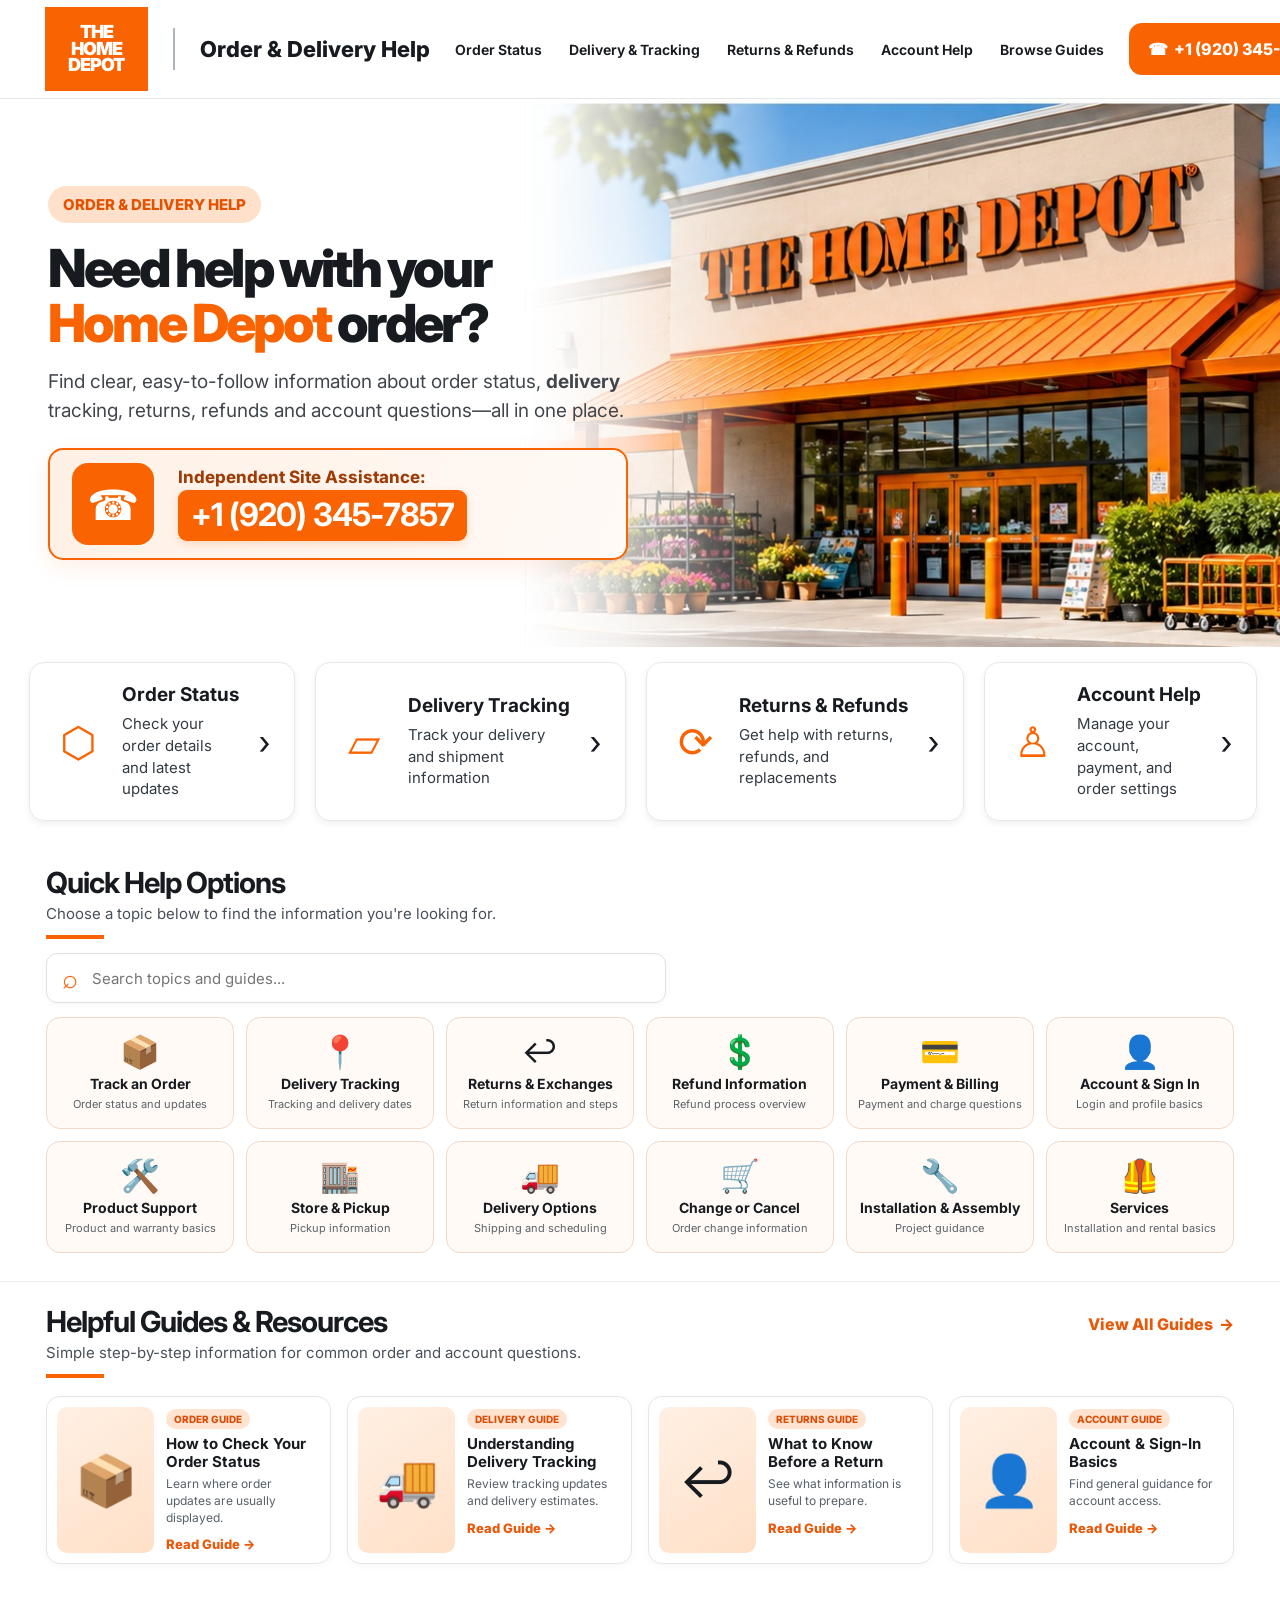
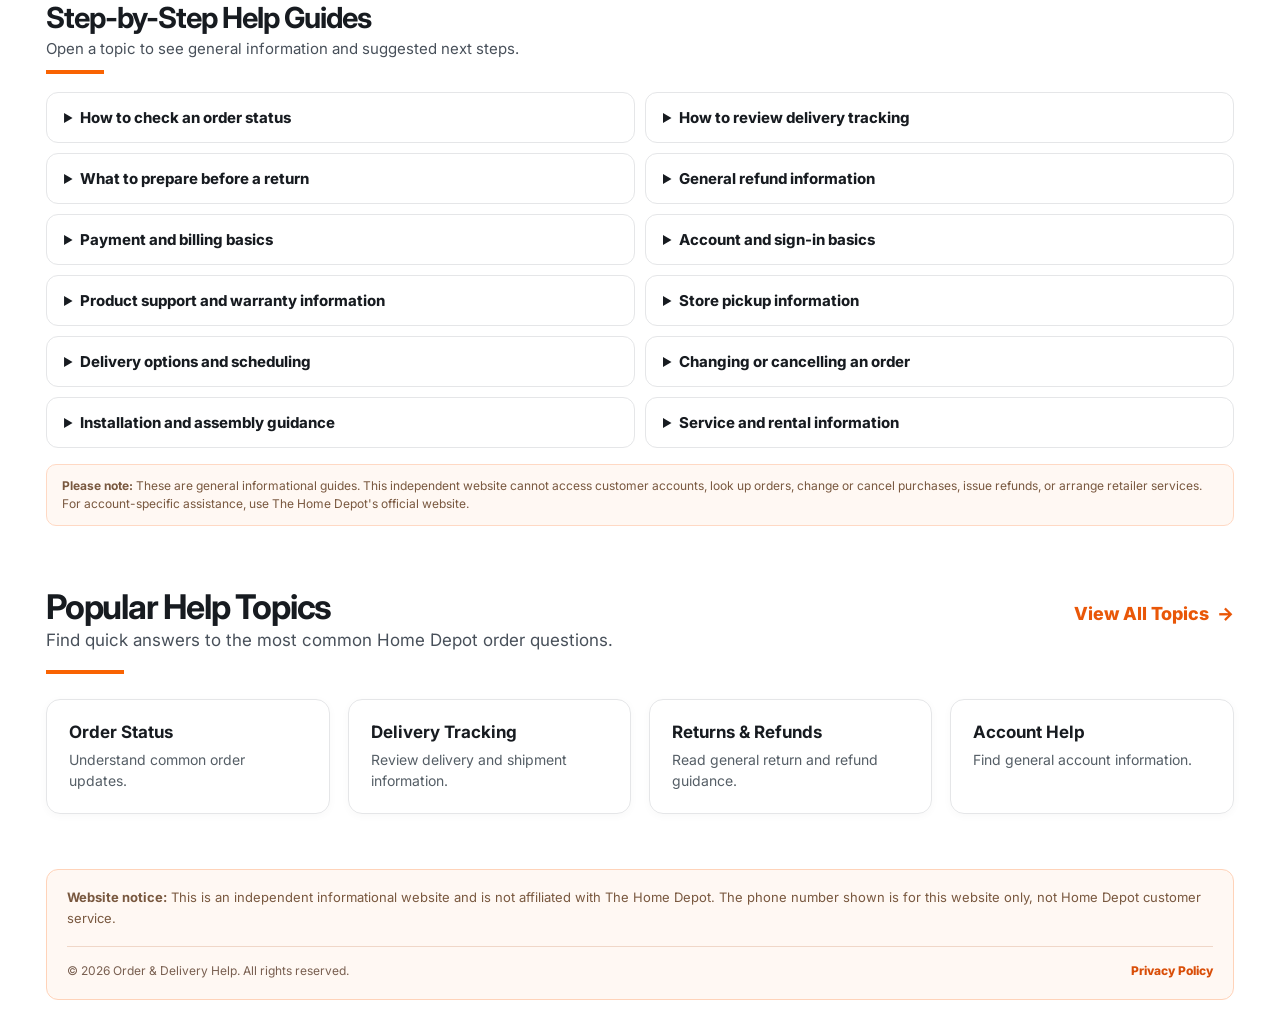
<file: index.html>
<!doctype html><html lang="en"><head><meta charset="utf-8"><meta name="viewport" content="width=device-width,initial-scale=1"><title>Order & Delivery Help | Independent Assistance</title><link rel="preconnect" href="https://fonts.googleapis.com"><link href="https://fonts.googleapis.com/css2?family=Inter:wght@400;500;600;700;800;900&display=swap" rel="stylesheet"><link rel="stylesheet" href="styles.css"></head><body>
</div>
<header class="main-nav"><a class="brand" href="#"><span class="brand-mark">THE<br>HOME<br>DEPOT</span><span class="brand-divider"></span><span class="brand-title">Order &amp; Delivery Help</span></a><button class="menu-toggle" aria-label="Toggle navigation" aria-expanded="false">☰</button><nav class="nav-links" id="nav-links"><a href="#order-status">Order Status</a><a href="#delivery">Delivery &amp; Tracking</a><a href="#returns">Returns &amp; Refunds</a><a href="#account">Account Help</a><a href="#guides">Browse Guides</a></nav><a class="nav-phone" href="tel:+19203457857">☎ &nbsp;+1 (920) 345-7857</a></header>
<main><section class="hero"><div class="hero-copy"><div class="eyebrow">ORDER &amp; DELIVERY HELP</div><h1>Need help with your<br><span>Home Depot</span> order?</h1><p class="intro">Find clear, easy-to-follow information about order status, <strong>delivery</strong> tracking, returns, refunds and account questions—all in one place.</p><a class="phone-panel" href="tel:+19203457857"><span class="phone-icon">☎</span><span class="phone-text"><small>Independent Site Assistance:</small><strong class="phone-number-highlight">+1 (920) 345-7857</strong></span></a></div><div class="hero-photo" role="img" aria-label="Home improvement store exterior"></div></section>
<section class="quick-links"><a class="quick-card" id="order-status" href="topic.html?category=order"><span class="quick-icon">⬡</span><span><b>Order Status</b><small>Check your order details<br>and latest updates</small></span><i>›</i></a><a class="quick-card" id="delivery" href="topic.html?category=delivery"><span class="quick-icon">▱</span><span><b>Delivery Tracking</b><small>Track your delivery<br>and shipment information</small></span><i>›</i></a><a class="quick-card" id="returns" href="topic.html?category=returns"><span class="quick-icon">⟳</span><span><b>Returns &amp; Refunds</b><small>Get help with returns,<br>refunds, and replacements</small></span><i>›</i></a><a class="quick-card" id="account" href="topic.html?category=account"><span class="quick-icon">♙</span><span><b>Account Help</b><small>Manage your account,<br>payment, and order settings</small></span><i>›</i></a></section>
<section class="extra-help" id="more-help">
  <div class="extra-heading">
    <div>
      <h2>Quick Help Options</h2>
      <p>Choose a topic below to find the information you're looking for.</p>
      <span class="orange-rule"></span>
    </div>
  </div>
  <div class="guide-search">
    <span aria-hidden="true">⌕</span>
    <input id="help-search" type="search" placeholder="Search topics and guides..." aria-label="Search topics and guides">
  </div>
  <div class="help-options" id="help-options">
    <a class="help-option" href="topic.html?category=order" data-search="track order order status confirmation"><span>📦</span><b>Track an Order</b><small>Order status and updates</small></a>
    <a class="help-option" href="topic.html?category=delivery" data-search="delivery tracking shipment package"><span>📍</span><b>Delivery Tracking</b><small>Tracking and delivery dates</small></a>
    <a class="help-option" href="topic.html?category=returns" data-search="returns exchange item return policy"><span>↩️</span><b>Returns &amp; Exchanges</b><small>Return information and steps</small></a>
    <a class="help-option" href="topic.html?category=refunds" data-search="refund credit money refund status"><span>💲</span><b>Refund Information</b><small>Refund process overview</small></a>
    <a class="help-option" href="topic.html?category=payment" data-search="payment billing card charge"><span>💳</span><b>Payment &amp; Billing</b><small>Payment and charge questions</small></a>
    <a class="help-option" href="topic.html?category=account" data-search="account sign in password profile"><span>👤</span><b>Account &amp; Sign In</b><small>Login and profile basics</small></a>
    <a class="help-option" href="topic.html?category=product" data-search="product support warranty damaged item"><span>🛠️</span><b>Product Support</b><small>Product and warranty basics</small></a>
    <a class="help-option" href="topic.html?category=pickup" data-search="store pickup curbside pickup"><span>🏬</span><b>Store &amp; Pickup</b><small>Pickup information</small></a>
    <a class="help-option" href="topic.html?category=shipping" data-search="shipping delivery options scheduling"><span>🚚</span><b>Delivery Options</b><small>Shipping and scheduling</small></a>
    <a class="help-option" href="topic.html?category=change" data-search="change cancel edit order"><span>🛒</span><b>Change or Cancel</b><small>Order change information</small></a>
    <a class="help-option" href="topic.html?category=install" data-search="installation assembly project how to"><span>🔧</span><b>Installation &amp; Assembly</b><small>Project guidance</small></a>
    <a class="help-option" href="topic.html?category=services" data-search="services installation rental tools"><span>🦺</span><b>Services</b><small>Installation and rental basics</small></a>
  </div>
</section>

<section class="extra-guides" id="all-guides">
  <div class="extra-heading split-extra">
    <div>
      <h2>Helpful Guides &amp; Resources</h2>
      <p>Simple step-by-step information for common order and account questions.</p>
      <span class="orange-rule"></span>
    </div>
    <a href="#guide-details">View All Guides&nbsp; →</a>
  </div>
  <div class="guide-cards" id="guide-cards">
    <article class="guide-card" data-search="order status track confirmation"><div class="guide-picture">📦</div><div class="guide-card-copy"><label>ORDER GUIDE</label><h3>How to Check Your Order Status</h3><p>Learn where order updates are usually displayed.</p><a href="topic.html?category=order">Read Guide →</a></div></article>
    <article class="guide-card" data-search="delivery tracking shipment package"><div class="guide-picture">🚚</div><div class="guide-card-copy"><label>DELIVERY GUIDE</label><h3>Understanding Delivery Tracking</h3><p>Review tracking updates and delivery estimates.</p><a href="topic.html?category=delivery">Read Guide →</a></div></article>
    <article class="guide-card" data-search="returns exchange refund"><div class="guide-picture">↩️</div><div class="guide-card-copy"><label>RETURNS GUIDE</label><h3>What to Know Before a Return</h3><p>See what information is useful to prepare.</p><a href="topic.html?category=returns">Read Guide →</a></div></article>
    <article class="guide-card" data-search="account sign in password"><div class="guide-picture">👤</div><div class="guide-card-copy"><label>ACCOUNT GUIDE</label><h3>Account &amp; Sign-In Basics</h3><p>Find general guidance for account access.</p><a href="topic.html?category=account">Read Guide →</a></div></article>
  </div>
</section>

<section class="guide-details" id="guide-details">
  <div class="extra-heading">
    <h2>Step-by-Step Help Guides</h2>
    <p>Open a topic to see general information and suggested next steps.</p>
    <span class="orange-rule"></span>
  </div>
  <div class="guide-accordions">
    <details id="guide-order"><summary>How to check an order status</summary><ol><li>Go to the retailer's official website.</li><li>Sign in using the account used to place the order.</li><li>Open your order history and select the relevant order.</li><li>Review the latest status and estimated dates displayed there.</li></ol></details>
    <details id="guide-delivery"><summary>How to review delivery tracking</summary><ol><li>Find the shipping confirmation from the retailer.</li><li>Open the tracking link provided in that message.</li><li>Review the latest carrier scan and estimated delivery window.</li><li>If tracking appears delayed, contact the retailer or carrier through its official support channel.</li></ol></details>
    <details id="guide-returns"><summary>What to prepare before a return</summary><ol><li>Review the retailer's current return policy and item eligibility.</li><li>Locate your receipt or order confirmation.</li><li>Check the packaging and condition requirements.</li><li>Follow the official return instructions supplied by the retailer.</li></ol></details>
    <details id="guide-refunds"><summary>General refund information</summary><ol><li>Check the order page for the latest return or refund status.</li><li>Review the retailer's published refund policy.</li><li>Keep any return confirmation or tracking reference.</li><li>For the status of a specific refund, contact the retailer directly.</li></ol></details>
    <details id="guide-payment"><summary>Payment and billing basics</summary><ol><li>Review the order confirmation for the payment method used.</li><li>Compare the charge with the order total and any separate shipment charges.</li><li>Never share full card numbers, passwords, or one-time security codes with this website.</li><li>Contact the retailer or your payment provider about a specific charge.</li></ol></details>
    <details id="guide-account"><summary>Account and sign-in basics</summary><ol><li>Make sure you are visiting the retailer's official website.</li><li>Check that you are using the correct email address or phone number.</li><li>Use the official password-reset process if you cannot sign in.</li><li>Do not share your password or verification codes.</li></ol></details>
    <details id="guide-product"><summary>Product support and warranty information</summary><p>Check the product documentation and the manufacturer's published warranty terms. For a specific warranty claim, contact the retailer or manufacturer through its official channels.</p></details>
    <details id="guide-pickup"><summary>Store pickup information</summary><p>Review the pickup instructions in the order confirmation. Check the selected store, pickup status, and any identification requirements listed by the retailer.</p></details>
    <details id="guide-shipping"><summary>Delivery options and scheduling</summary><p>Available delivery options and scheduling depend on the item, address, and retailer terms. Review the options shown during checkout or in your order details.</p></details>
    <details id="guide-change"><summary>Changing or cancelling an order</summary><p>Order changes and cancellations may only be available for a limited time. Check the order details on the retailer's official website and contact its support team promptly.</p></details>
    <details id="guide-install"><summary>Installation and assembly guidance</summary><p>Review the product instructions and safety information before beginning a project. For installation bookings or service changes, use the retailer's official service channels.</p></details>
    <details id="guide-services"><summary>Service and rental information</summary><p>Service availability, rental terms, deposits, and scheduling vary by location. Check the retailer's official service pages for current details.</p></details>
  </div>
  <p class="guide-note"><strong>Please note:</strong> These are general informational guides. This independent website cannot access customer accounts, look up orders, change or cancel purchases, issue refunds, or arrange retailer services. For account-specific assistance, use The Home Depot's official website.</p>
</section>

<section class="topics" id="guides"><div class="topics-heading"><div><h2>Popular Help Topics</h2><p>Find quick answers to the most common Home Depot order questions.</p><span class="orange-rule"></span></div><a href="#guide-list">View All Topics&nbsp; →</a></div><div class="topic-grid" id="guide-list"><article class="topic-card"><h3>Order Status</h3><p>Understand common order updates.</p></article><article class="topic-card"><h3>Delivery Tracking</h3><p>Review delivery and shipment information.</p></article><article class="topic-card"><h3>Returns &amp; Refunds</h3><p>Read general return and refund guidance.</p></article><article class="topic-card"><h3>Account Help</h3><p>Find general account information.</p></article></div></section>

</main>
<footer class="disclosure"><strong>Website notice:</strong> This is an independent informational website and is not affiliated with The Home Depot. The phone number shown is for this website only, not Home Depot customer service.<div class="site-legal"><span>© 2026 Order &amp; Delivery Help. All rights reserved.</span><a href="privacy.html">Privacy Policy</a></div></footer><script src="script.js"></script></body></html>
</file>
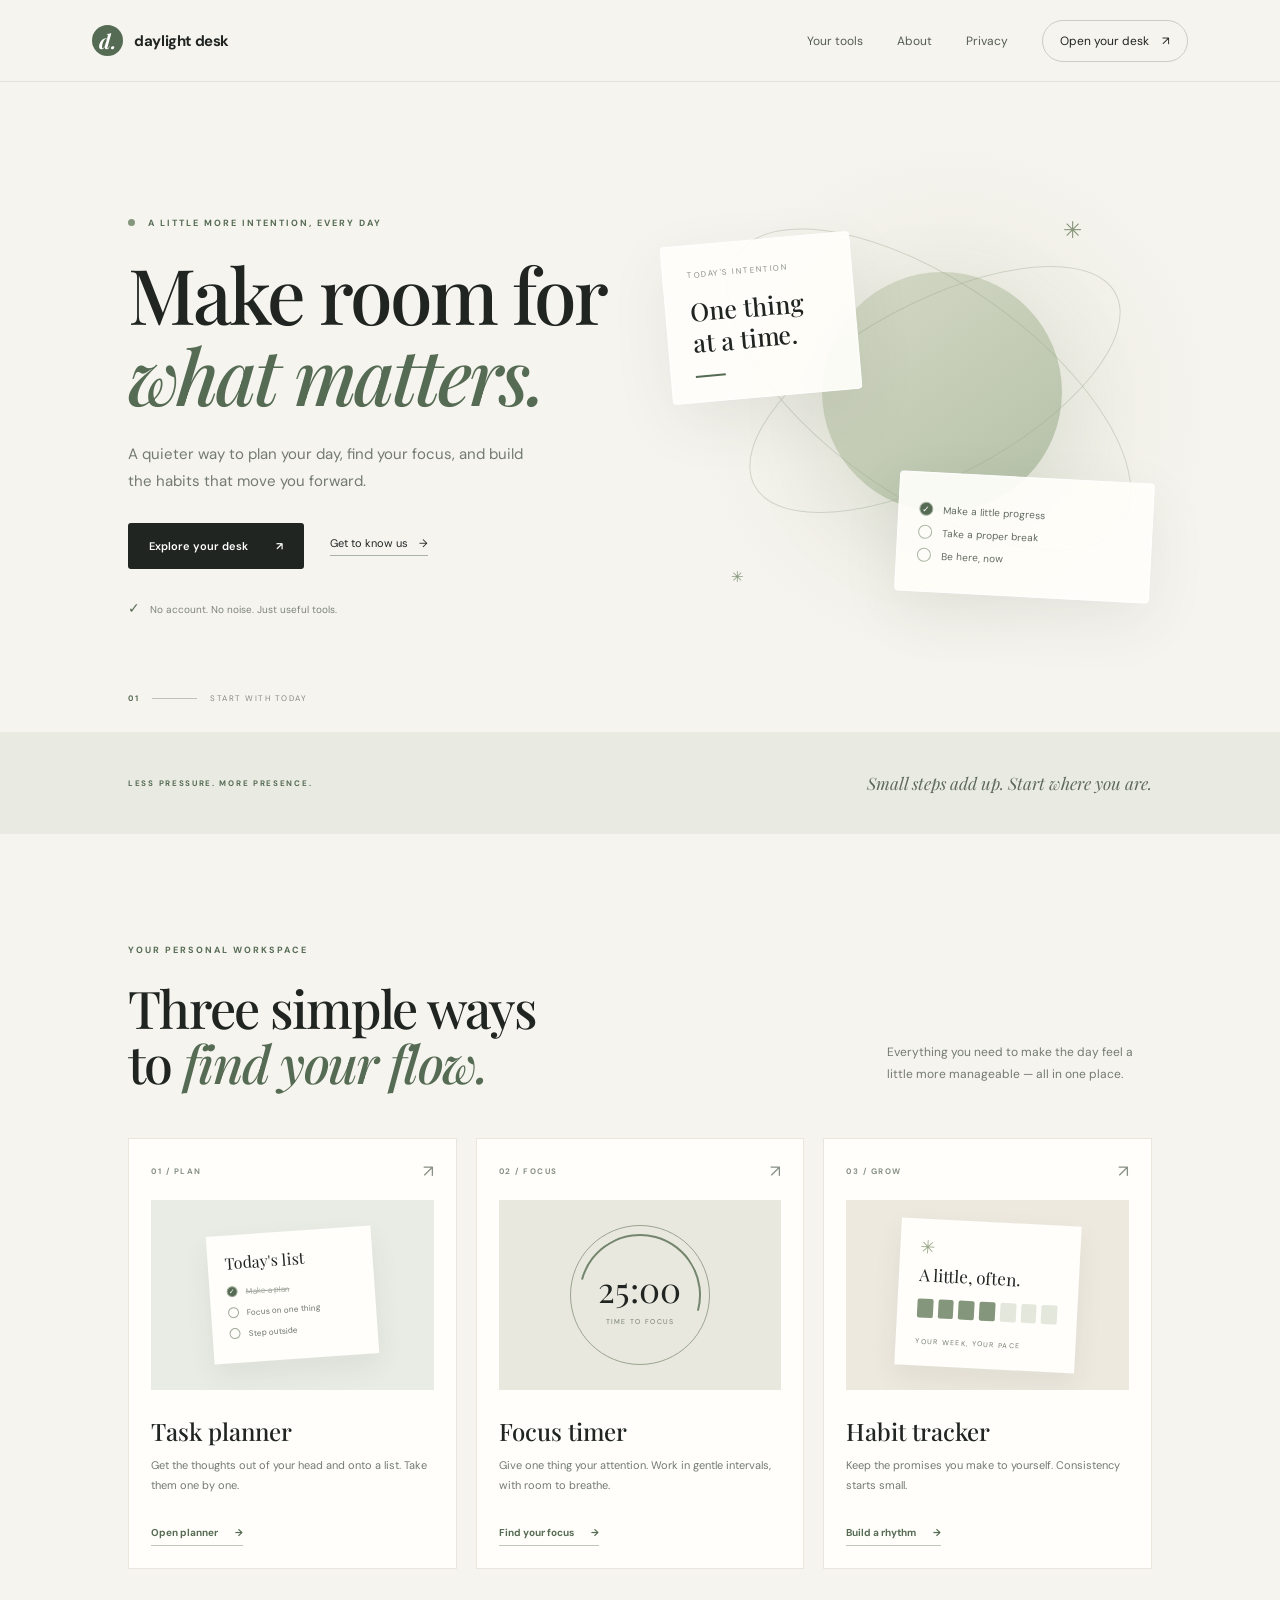
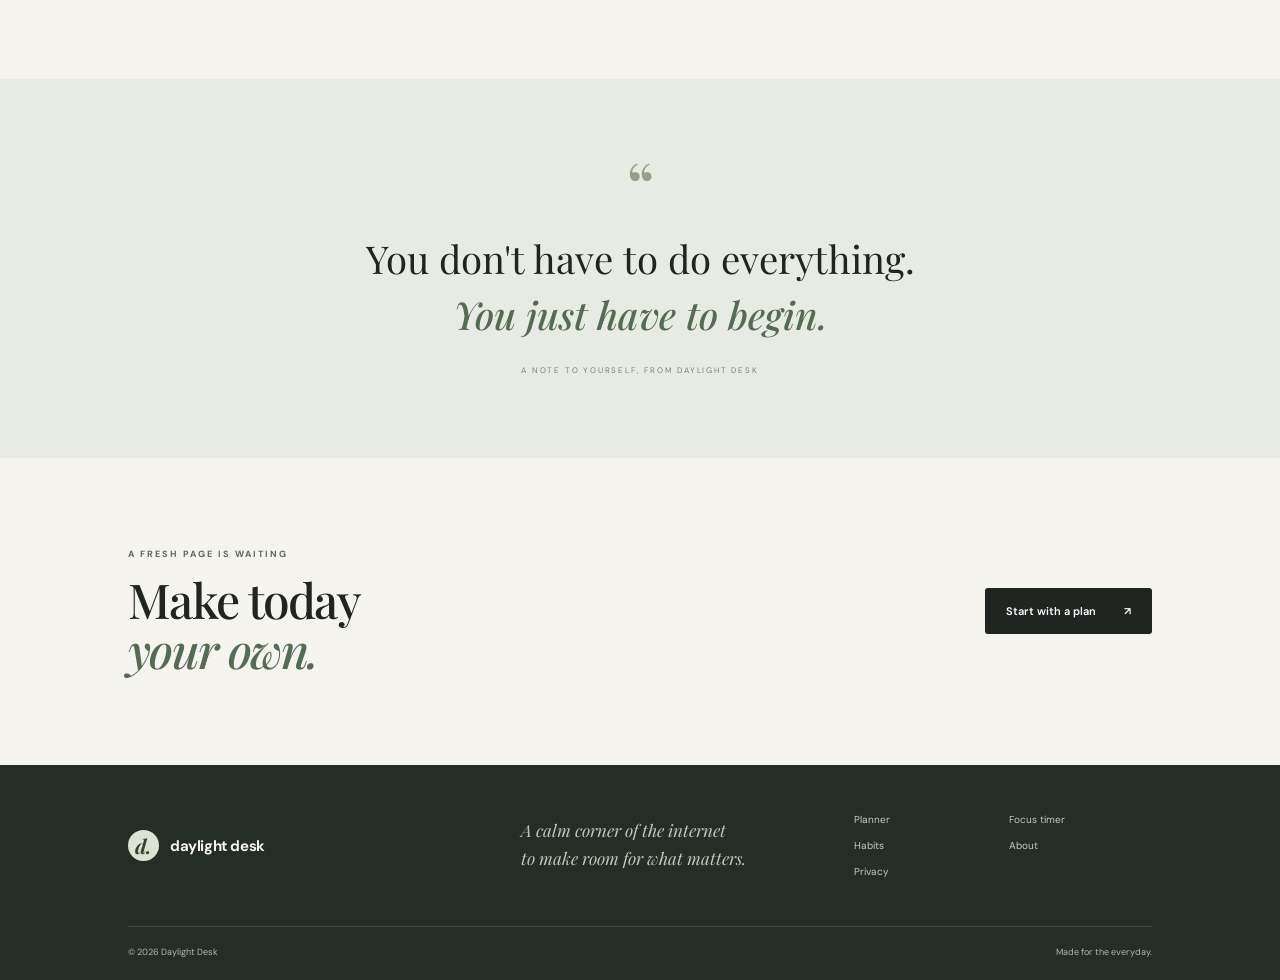
<file: daylight-desk/index.html>
<!doctype html>
<html lang="en">
<head>
  <meta charset="utf-8">
  <meta name="viewport" content="width=device-width,initial-scale=1">
  <meta name="description" content="A calm personal productivity toolkit for planning, focusing and building daily habits.">
  <meta name="theme-color" content="#f6f4ef">
  <title>Daylight Desk — Make room for what matters</title>
  <link rel="stylesheet" href="styles.css">
</head>
<body>
<header class="site-header">
  <a class="brand" href="index.html"><span class="brand-mark">d.</span><span>daylight desk</span></a>
  <button class="menu-toggle" aria-label="Toggle navigation" aria-expanded="false">☰</button>
  <nav class="nav">
    <a href="#tools">Your tools</a><a href="about.html">About</a><a href="privacy.html">Privacy</a>
    <a class="nav-cta" href="#tools">Open your desk <span>↗</span></a>
  </nav>
</header>
<main>
  <section class="hero">
    <div class="hero-glow"></div>
    <div class="hero-copy">
      <p class="eyebrow"><span class="eyebrow-dot"></span> A LITTLE MORE INTENTION, EVERY DAY</p>
      <h1>Make room for<br><em>what matters.</em></h1>
      <p class="hero-text">A quieter way to plan your day, find your focus, and build the habits that move you forward.</p>
      <div class="hero-actions"><a class="button button-dark" href="#tools">Explore your desk <span>↗</span></a><a class="text-link" href="about.html">Get to know us <span>→</span></a></div>
      <div class="hero-note"><span class="tiny-check">✓</span> No account. No noise. Just useful tools.</div>
    </div>
    <div class="hero-art" aria-label="Abstract illustration of a calm workspace">
      <div class="sun"></div><div class="orbit orbit-one"></div><div class="orbit orbit-two"></div>
      <div class="art-card card-top"><span class="mini-label">TODAY'S INTENTION</span><strong>One thing<br>at a time.</strong><span class="mini-line"></span></div>
      <div class="art-card card-bottom"><div class="mini-row"><span class="mini-check">✓</span><span>Make a little progress</span></div><div class="mini-row"><span class="mini-empty"></span><span>Take a proper break</span></div><div class="mini-row"><span class="mini-empty"></span><span>Be here, now</span></div></div>
      <span class="art-spark spark-one">✳</span><span class="art-spark spark-two">✳</span>
    </div>
    <div class="hero-index"><span>01</span><span class="index-line"></span><span>START WITH TODAY</span></div>
  </section>

  <section class="intro-strip">
    <p>LESS PRESSURE. MORE PRESENCE.</p><p>Small steps add up. Start where you are.</p>
  </section>

  <section class="tools-section section-wrap" id="tools">
    <div class="section-heading"><div><p class="eyebrow">YOUR PERSONAL WORKSPACE</p><h2>Three simple ways<br>to <em>find your flow.</em></h2></div><p class="section-aside">Everything you need to make the day feel a little more manageable — all in one place.</p></div>
    <div class="tools-grid">
      <article class="tool-card task-card">
        <div class="tool-top"><span class="tool-number">01 / PLAN</span><span class="tool-icon">↗</span></div>
        <div class="tool-illustration task-illustration"><div class="paper"><div class="paper-title">Today's list</div><div class="paper-task done"><i>✓</i><span>Make a plan</span></div><div class="paper-task"><i></i><span>Focus on one thing</span></div><div class="paper-task"><i></i><span>Step outside</span></div></div></div>
        <h3>Task planner</h3><p>Get the thoughts out of your head and onto a list. Take them one by one.</p><a href="planner.html" class="card-link">Open planner <span>→</span></a>
      </article>
      <article class="tool-card focus-card">
        <div class="tool-top"><span class="tool-number">02 / FOCUS</span><span class="tool-icon">↗</span></div>
        <div class="tool-illustration focus-illustration"><div class="timer-preview"><span>25:00</span><small>TIME TO FOCUS</small><div class="timer-ring"></div></div></div>
        <h3>Focus timer</h3><p>Give one thing your attention. Work in gentle intervals, with room to breathe.</p><a href="focus.html" class="card-link">Find your focus <span>→</span></a>
      </article>
      <article class="tool-card habit-card">
        <div class="tool-top"><span class="tool-number">03 / GROW</span><span class="tool-icon">↗</span></div>
        <div class="tool-illustration habit-illustration"><div class="habit-preview"><div class="habit-sun">✳</div><strong>A little, often.</strong><div class="habit-bars"><i></i><i></i><i></i><i></i><i></i><i></i><i></i></div><small>YOUR WEEK, YOUR PACE</small></div></div>
        <h3>Habit tracker</h3><p>Keep the promises you make to yourself. Consistency starts small.</p><a href="habits.html" class="card-link">Build a rhythm <span>→</span></a>
      </article>
    </div>
  </section>

  <section class="quote-section"><span class="quote-mark">“</span><blockquote>You don't have to do everything.<br><em>You just have to begin.</em></blockquote><p>A NOTE TO YOURSELF, FROM DAYLIGHT DESK</p></section>
  <section class="closing section-wrap"><div><p class="eyebrow">A FRESH PAGE IS WAITING</p><h2>Make today<br><em>your own.</em></h2></div><a class="button button-dark" href="planner.html">Start with a plan <span>↗</span></a></section>
</main>
<footer class="footer"><div class="footer-main"><a class="brand brand-light" href="index.html"><span class="brand-mark">d.</span><span>daylight desk</span></a><p>A calm corner of the internet<br>to make room for what matters.</p><div class="footer-links"><a href="planner.html">Planner</a><a href="focus.html">Focus timer</a><a href="habits.html">Habits</a><a href="about.html">About</a><a href="privacy.html">Privacy</a></div></div><div class="footer-bottom"><span>© <span id="year"></span> Daylight Desk</span><span>Made for the everyday.</span></div></footer>
<script src="script.js"></script>
</body></html>
</file>
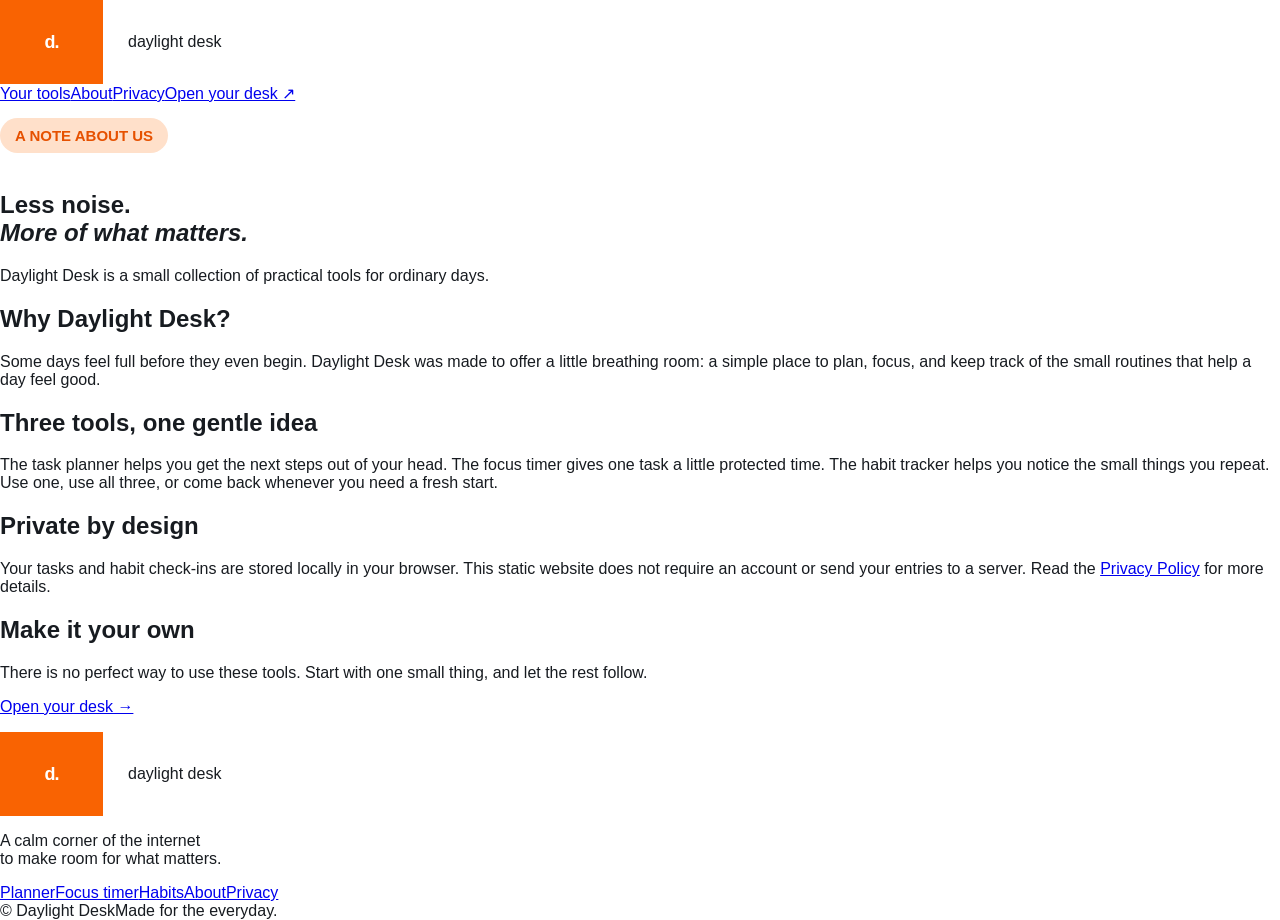
<file: about.html>
<!doctype html><html lang="en"><head><meta charset="utf-8"><meta name="viewport" content="width=device-width,initial-scale=1"><meta name="description" content="About Daylight Desk and its simple productivity tools."><title>About — Daylight Desk</title><link rel="stylesheet" href="styles.css"></head><body><header class="site-header"><a class="brand" href="index.html"><span class="brand-mark">d.</span><span>daylight desk</span></a><button class="menu-toggle" aria-label="Toggle navigation" aria-expanded="false">☰</button><nav class="nav"><a href="index.html#tools">Your tools</a><a href="about.html">About</a><a href="privacy.html">Privacy</a><a class="nav-cta" href="planner.html">Open your desk ↗</a></nav></header><main><section class="page-hero"><p class="eyebrow">A NOTE ABOUT US</p><h1>Less noise.<br><em>More of what matters.</em></h1><p>Daylight Desk is a small collection of practical tools for ordinary days.</p></section><article class="content-page"><h2>Why Daylight Desk?</h2><p>Some days feel full before they even begin. Daylight Desk was made to offer a little breathing room: a simple place to plan, focus, and keep track of the small routines that help a day feel good.</p><h2>Three tools, one gentle idea</h2><p>The task planner helps you get the next steps out of your head. The focus timer gives one task a little protected time. The habit tracker helps you notice the small things you repeat. Use one, use all three, or come back whenever you need a fresh start.</p><h2>Private by design</h2><p>Your tasks and habit check-ins are stored locally in your browser. This static website does not require an account or send your entries to a server. Read the <a href="privacy.html">Privacy Policy</a> for more details.</p><h2>Make it your own</h2><p>There is no perfect way to use these tools. Start with one small thing, and let the rest follow.</p><p><a href="planner.html">Open your desk →</a></p></article></main><footer class="footer"><div class="footer-main"><a class="brand brand-light" href="index.html"><span class="brand-mark">d.</span><span>daylight desk</span></a><p>A calm corner of the internet<br>to make room for what matters.</p><div class="footer-links"><a href="planner.html">Planner</a><a href="focus.html">Focus timer</a><a href="habits.html">Habits</a><a href="about.html">About</a><a href="privacy.html">Privacy</a></div></div><div class="footer-bottom"><span>© <span id="year"></span> Daylight Desk</span><span>Made for the everyday.</span></div></footer><script src="script.js"></script></body></html>
</file>
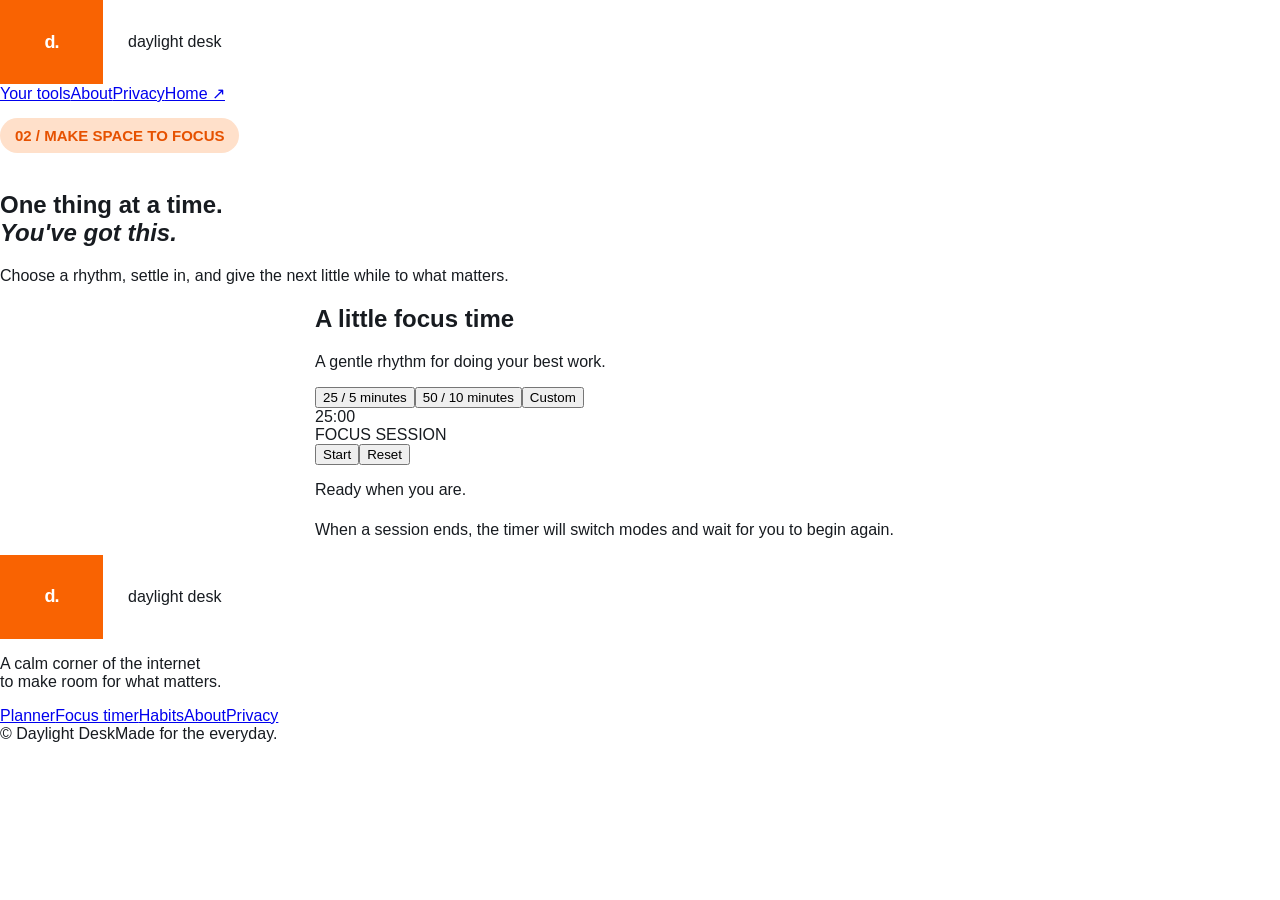
<file: focus.html>
<!doctype html><html lang="en"><head><meta charset="utf-8"><meta name="viewport" content="width=device-width,initial-scale=1"><meta name="description" content="A gentle focus timer with custom work and break intervals."><title>Focus Timer — Daylight Desk</title><link rel="stylesheet" href="styles.css"></head><body><header class="site-header"><a class="brand" href="index.html"><span class="brand-mark">d.</span><span>daylight desk</span></a><button class="menu-toggle" aria-label="Toggle navigation" aria-expanded="false">☰</button><nav class="nav"><a href="index.html#tools">Your tools</a><a href="about.html">About</a><a href="privacy.html">Privacy</a><a class="nav-cta" href="index.html">Home ↗</a></nav></header><main><section class="page-hero"><p class="eyebrow">02 / MAKE SPACE TO FOCUS</p><h1>One thing at a time.<br><em>You've got this.</em></h1><p>Choose a rhythm, settle in, and give the next little while to what matters.</p></section><section class="workspace"><div class="panel timer-panel" style="max-width:650px;margin:auto"><h2 id="mode-heading">A little focus time</h2><p class="muted">A gentle rhythm for doing your best work.</p><div class="preset-row"><button class="active" data-preset="classic">25 / 5 minutes</button><button data-preset="long">50 / 10 minutes</button><button data-preset="custom">Custom</button></div><div class="custom-time" id="custom-fields" hidden><label class="muted">Focus min <input id="custom-focus" type="number" min="1" max="180" value="30"></label><label class="muted">Break min <input id="custom-break" type="number" min="1" max="60" value="5"></label><button class="small-button" id="apply-custom">Apply</button></div><div class="timer-face" id="timer" role="timer" aria-live="off">25:00</div><div class="timer-mode" id="mode-label">FOCUS SESSION</div><div class="timer-controls"><button class="primary" id="start">Start</button><button id="reset">Reset</button></div><p class="muted" id="timer-status" aria-live="polite">Ready when you are.</p><p class="muted" style="margin-top:22px">When a session ends, the timer will switch modes and wait for you to begin again.</p></div></section></main><footer class="footer"><div class="footer-main"><a class="brand brand-light" href="index.html"><span class="brand-mark">d.</span><span>daylight desk</span></a><p>A calm corner of the internet<br>to make room for what matters.</p><div class="footer-links"><a href="planner.html">Planner</a><a href="focus.html">Focus timer</a><a href="habits.html">Habits</a><a href="about.html">About</a><a href="privacy.html">Privacy</a></div></div><div class="footer-bottom"><span>© <span id="year"></span> Daylight Desk</span><span>Made for the everyday.</span></div></footer><script src="script.js"></script><script src="focus.js"></script></body></html>
</file>
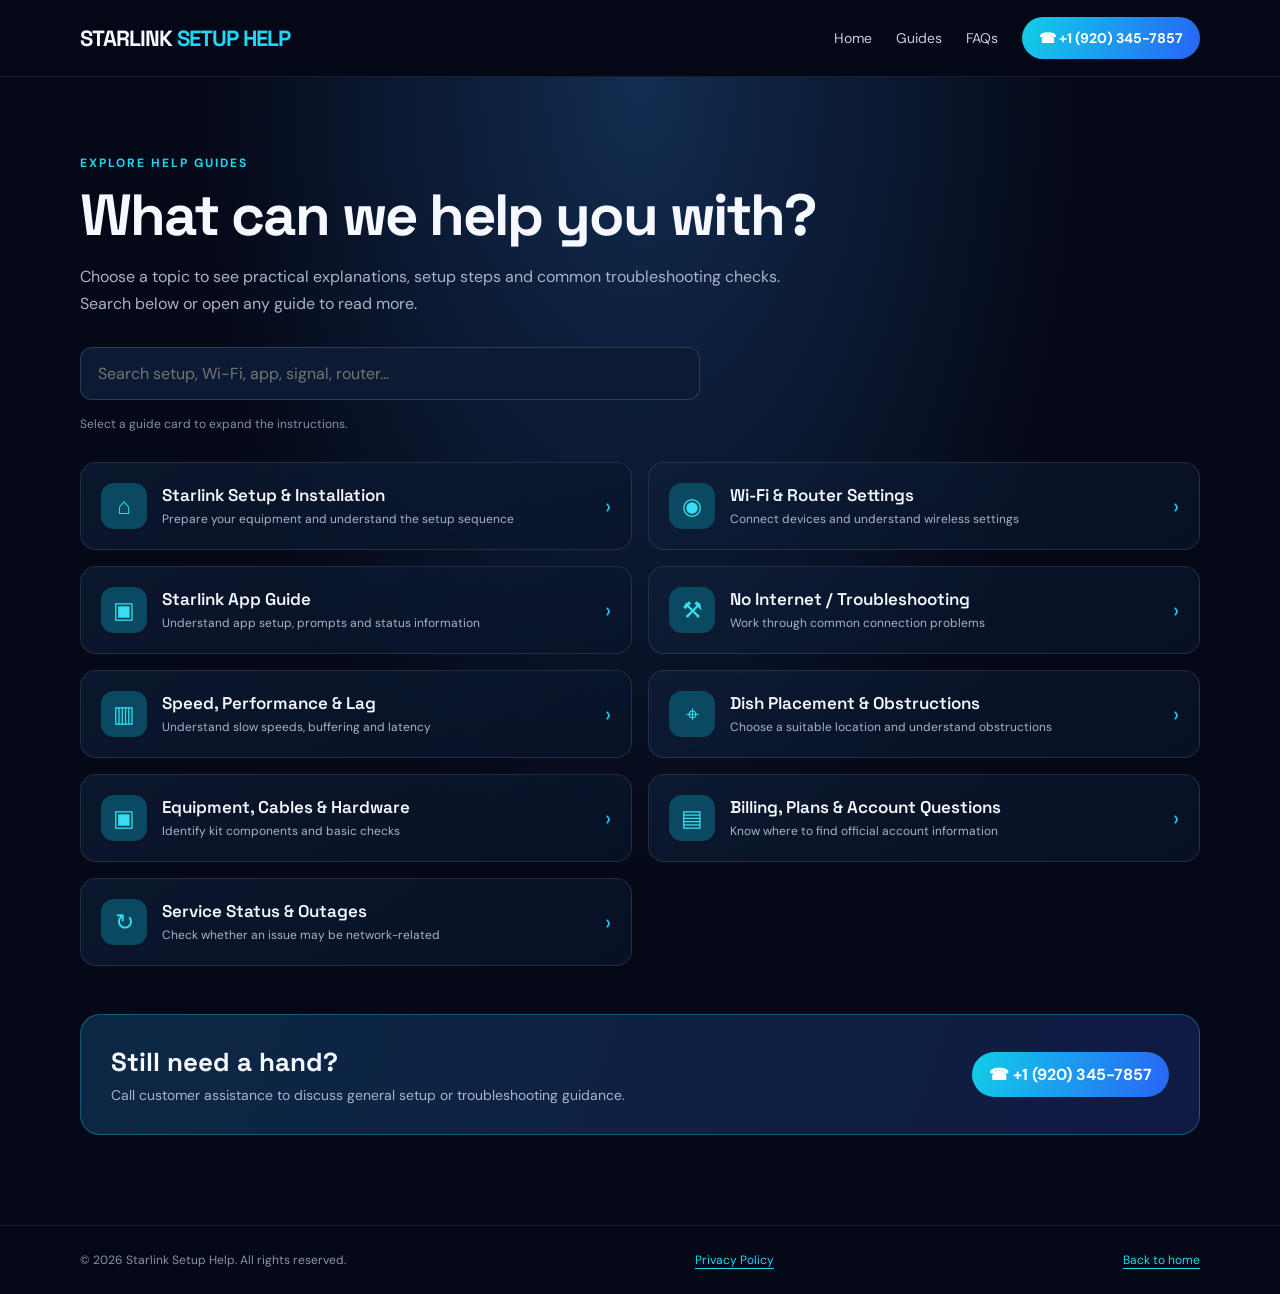
<file: guides.html>
<!DOCTYPE html>
<html lang="en">
<head>
<meta charset="UTF-8">
<meta name="viewport" content="width=device-width, initial-scale=1.0">
<meta name="theme-color" content="#050817">
<meta name="description" content="Browse satellite internet setup, Wi-Fi, app and troubleshooting guides.">
<title>Help Guides — Starlink Setup Help</title>
<style>
@import url('https://fonts.googleapis.com/css2?family=DM+Sans:wght@400;500;600;700&family=Space+Grotesk:wght@400;500;600;700&display=swap');
:root{--bg:#050817;--panel:#0b1730;--cyan:#20d8f5;--blue:#3677ff;--muted:#a8b3c9;--white:#f6f8ff}
*{box-sizing:border-box}html{scroll-behavior:smooth}body{margin:0;background:var(--bg);color:var(--white);font-family:'DM Sans',sans-serif}
a{color:inherit;text-decoration:none}.wrap{width:min(1120px,calc(100% - 40px));margin:auto}
header{position:sticky;top:0;z-index:5;background:#050817e8;backdrop-filter:blur(14px);border-bottom:1px solid #ffffff18}
nav{height:76px;display:flex;align-items:center;justify-content:space-between;gap:20px}
.brand{font:700 22px 'Space Grotesk';letter-spacing:-1px}.brand span{color:var(--cyan)}
.navright{display:flex;align-items:center;gap:24px;color:#c5cfe0;font-size:14px}
.call{padding:12px 17px;border-radius:999px;background:linear-gradient(105deg,#12cde8,#2865f5);font-weight:700;color:white}
main{padding:74px 0 90px;background:radial-gradient(ellipse at 50% 0%,#122c50 0%,transparent 50%)}
.tag{font-size:12px;letter-spacing:2px;color:var(--cyan);font-weight:700;text-transform:uppercase}
h1{font:700 clamp(38px,6vw,58px)/1.08 'Space Grotesk';letter-spacing:-2px;margin:12px 0}
.intro{color:var(--muted);font-size:16px;line-height:1.7;max-width:720px}
.search{margin:30px 0 16px;display:flex;gap:12px;max-width:620px}
.search input{width:100%;padding:15px 17px;border-radius:12px;border:1px solid #ffffff25;background:#0c1b33;color:white;font:inherit;outline:none}
.search input:focus{border-color:var(--cyan)}
.hint{color:#8392ad;font-size:12px;margin-bottom:30px}
.grid{display:grid;grid-template-columns:repeat(2,1fr);gap:16px}
details{border:1px solid #ffffff1c;border-radius:16px;background:linear-gradient(145deg,#10213b99,#081329cc);overflow:hidden;scroll-margin-top:95px}
summary{display:flex;align-items:center;gap:15px;padding:20px;cursor:pointer;list-style:none}
summary::-webkit-details-marker{display:none}
.ico{width:46px;height:46px;flex:0 0 46px;display:grid;place-items:center;border-radius:13px;background:#0b4960;color:#35def2;font-size:23px}
.heading{flex:1}.heading strong{display:block;font:600 17px 'Space Grotesk'}.heading small{display:block;color:var(--muted);margin-top:4px;font-size:12px;line-height:1.5}
.chev{color:var(--cyan);font-size:22px;transition:.2s}details[open] .chev{transform:rotate(90deg)}
.content{padding:0 22px 22px 81px;color:var(--muted);font-size:14px;line-height:1.7}
.content h3{color:#f5f8ff;font:600 15px 'Space Grotesk';margin:15px 0 5px}
.content ol,.content ul{padding-left:19px}.content li{margin:5px 0}
.callout{margin-top:48px;padding:30px;border:1px solid #25cfe855;border-radius:20px;background:linear-gradient(110deg,#0c2844,#101a43);display:flex;justify-content:space-between;align-items:center;gap:20px}
.callout h2{font:700 26px 'Space Grotesk';margin:0 0 7px}.callout p{color:var(--muted);margin:0;font-size:14px}
footer{border-top:1px solid #ffffff18;padding:26px 0;color:#8794aa;font-size:12px}
footer .row{display:flex;justify-content:space-between;gap:18px;flex-wrap:wrap}
footer a{color:var(--cyan);text-decoration:underline;text-underline-offset:4px}
.empty{display:none;color:var(--muted);padding:20px}
@media(max-width:720px){nav{height:68px}.brand{font-size:18px}.navright{gap:12px;font-size:12px}.navright .home{display:none}.call{padding:10px 12px}main{padding:52px 0 70px}.grid{grid-template-columns:1fr}.content{padding-left:22px}.callout{display:block;padding:24px}.callout .call{display:inline-block;margin-top:18px}}
</style>
</head>
<body>
<header><div class="wrap"><nav>
<a class="brand" href="index.html">STARLINK <span>SETUP HELP</span></a>
<div class="navright"><a class="home" href="index.html">Home</a><a href="#guide-list">Guides</a><a href="index.html#faq">FAQs</a><a class="call" href="tel:+19203457857">☎ +1 (920) 345-7857</a></div>
</nav></div></header>
<main><div class="wrap">
<span class="tag">Explore help guides</span>
<h1>What can we help you with?</h1>
<p class="intro">Choose a topic to see practical explanations, setup steps and common troubleshooting checks. Search below or open any guide to read more.</p>
<div class="search"><input id="guideSearch" type="search" placeholder="Search setup, Wi-Fi, app, signal, router..." aria-label="Search help guides"></div>
<div class="hint">Select a guide card to expand the instructions.</div>
<div class="grid" id="guide-list">
<details id="setup" data-search="setup install unbox dish placement first start"><summary><span class="ico">⌂</span><span class="heading"><strong>Starlink Setup & Installation</strong><small>Prepare your equipment and understand the setup sequence</small></span><span class="chev">›</span></summary><div class="content"><h3>Before you begin</h3><ul><li>Check that the kit includes the items listed for your model.</li><li>Choose a stable location with a wide, unobstructed view of the sky.</li><li>Keep cables protected from sharp edges, water and trip hazards.</li></ul><h3>General setup sequence</h3><ol><li>Place the dish on a stable surface or install the approved mount according to the product instructions.</li><li>Connect the supplied cable and power equipment as described in the model's official setup guide.</li><li>Power on the system and allow it time to start.</li><li>Use the official app's prompts to check placement and complete the setup steps.</li></ol><p>Exact steps vary by hardware generation. Follow the instructions supplied with your equipment.</p></div></details>

<details id="wifi" data-search="wifi wi-fi router password network connect devices"><summary><span class="ico">◉</span><span class="heading"><strong>Wi-Fi & Router Settings</strong><small>Connect devices and understand wireless settings</small></span><span class="chev">›</span></summary><div class="content"><h3>Connecting a device</h3><ol><li>Open Wi-Fi settings on your phone, computer or smart TV.</li><li>Select your network name (SSID).</li><li>Enter the Wi-Fi password you created during setup.</li><li>If the device does not connect, check the password and restart its Wi-Fi connection.</li></ol><h3>If Wi-Fi is not working</h3><ul><li>Check that the router has power and its cables are firmly connected.</li><li>Move closer to the router to test signal strength.</li><li>Restart the device that cannot connect.</li><li>Check the router manufacturer's guidance before changing advanced settings.</li></ul></div></details>

<details id="app" data-search="app mobile application phone setup alerts obstruction"><summary><span class="ico">▣</span><span class="heading"><strong>Starlink App Guide</strong><small>Understand app setup, prompts and status information</small></span><span class="chev">›</span></summary><div class="content"><h3>Getting started</h3><ol><li>Install the official Starlink app from your device's app store.</li><li>Open it and follow the sign-in or setup instructions shown by the app.</li><li>Review any placement, obstruction or connection prompts.</li><li>Keep the app updated to access current features.</li></ol><p>App screens and available options can change with software updates and equipment model.</p></div></details>

<details id="troubleshoot" data-search="troubleshoot offline no internet disconnected red light restart"><summary><span class="ico">⚒</span><span class="heading"><strong>No Internet / Troubleshooting</strong><small>Work through common connection problems</small></span><span class="chev">›</span></summary><div class="content"><h3>Basic checks</h3><ol><li>Check whether the service has a reported outage using the official app or service-status information.</li><li>Inspect power and data cables for loose connections or visible damage.</li><li>Check the app for alerts or obstruction messages.</li><li>Restart equipment only by following the instructions for your model.</li><li>If the issue continues, note any error message and contact official support for account- or service-specific help.</li></ol></div></details>

<details id="performance" data-search="speed slow internet lag latency performance buffering"><summary><span class="ico">▥</span><span class="heading"><strong>Speed, Performance & Lag</strong><small>Understand slow speeds, buffering and latency</small></span><span class="chev">›</span></summary><div class="content"><h3>Things to check</h3><ul><li>Compare performance near the router and farther away to identify a Wi-Fi coverage issue.</li><li>Pause large downloads on other devices while testing.</li><li>Use a current device and browser for a consistent test.</li><li>Check for obstructions or service alerts in the official app.</li><li>Repeat a speed test at different times and record the results.</li></ul><p>Actual speeds and latency vary with network conditions, location, plan, equipment and other factors. No specific performance level is guaranteed.</p></div></details>

<details id="placement" data-search="dish placement obstruction trees roof sky view mount"><summary><span class="ico">⌖</span><span class="heading"><strong>Dish Placement & Obstructions</strong><small>Choose a suitable location and understand obstructions</small></span><span class="chev">›</span></summary><div class="content"><h3>Placement tips</h3><ul><li>Choose a location with a broad, clear view of the sky.</li><li>Nearby trees, buildings, poles and roof features may interrupt the signal.</li><li>Use the official app's obstruction tool, where available, to assess the proposed location.</li><li>Make sure the mount is secure and installation follows local safety requirements.</li></ul><p>Do not climb onto a roof or work near power lines unless you are properly qualified and equipped.</p></div></details>

<details id="hardware" data-search="hardware equipment dish router cable power accessories"><summary><span class="ico">▣</span><span class="heading"><strong>Equipment, Cables & Hardware</strong><small>Identify kit components and basic checks</small></span><span class="chev">›</span></summary><div class="content"><h3>Basic equipment checks</h3><ul><li>Identify your dish, router, power supply and cables using the product documentation.</li><li>Check cables and connectors for damage, moisture or debris.</li><li>Use only compatible power supplies and accessories recommended for your equipment.</li><li>Do not open, modify or attempt to repair powered hardware yourself.</li></ul></div></details>

<details id="billing" data-search="billing payment account subscription plan invoice"><summary><span class="ico">▤</span><span class="heading"><strong>Billing, Plans & Account Questions</strong><small>Know where to find official account information</small></span><span class="chev">›</span></summary><div class="content"><h3>Where to check</h3><ul><li>Use the official Starlink website or app to review your plan, invoices and payment methods.</li><li>Check the account email for billing notifications.</li><li>For payment failures, refunds, plan changes or account access, contact official Starlink support directly.</li></ul><p>Never share your password, payment card details or one-time verification codes with anyone offering general setup assistance.</p></div></details>

<details id="outages" data-search="outage service status network down coverage"><summary><span class="ico">↻</span><span class="heading"><strong>Service Status & Outages</strong><small>Check whether an issue may be network-related</small></span><span class="chev">›</span></summary><div class="content"><h3>What to do</h3><ol><li>Check the official app for service alerts or network notices.</li><li>Confirm whether the issue affects multiple devices.</li><li>Check power and cable connections.</li><li>If an outage is reported, monitor official updates rather than repeatedly resetting equipment.</li></ol></div></details>
</div>
<p class="empty" id="empty">No matching guide found. Try a different search term.</p>
<div class="callout"><div><h2>Still need a hand?</h2><p>Call customer assistance to discuss general setup or troubleshooting guidance.</p></div><a class="call" href="tel:+19203457857">☎ +1 (920) 345-7857</a></div>
</div></main>
<footer><div class="wrap row"><span>© 2026 Starlink Setup Help. All rights reserved.</span><a href="privacy-policy.html">Privacy Policy</a><a href="index.html">Back to home</a></div></footer>
<script>
const search=document.getElementById('guideSearch');
const cards=[...document.querySelectorAll('#guide-list details')];
const empty=document.getElementById('empty');
search.addEventListener('input',()=>{
 const q=search.value.trim().toLowerCase();
 let shown=0;
 cards.forEach(card=>{
  const match=(card.innerText+' '+(card.dataset.search||'')).toLowerCase().includes(q);
  card.style.display=match?'':'none';
  if(match) shown++;
 });
 empty.style.display=shown?'none':'block';
});
</script>
</body></html>
</file>
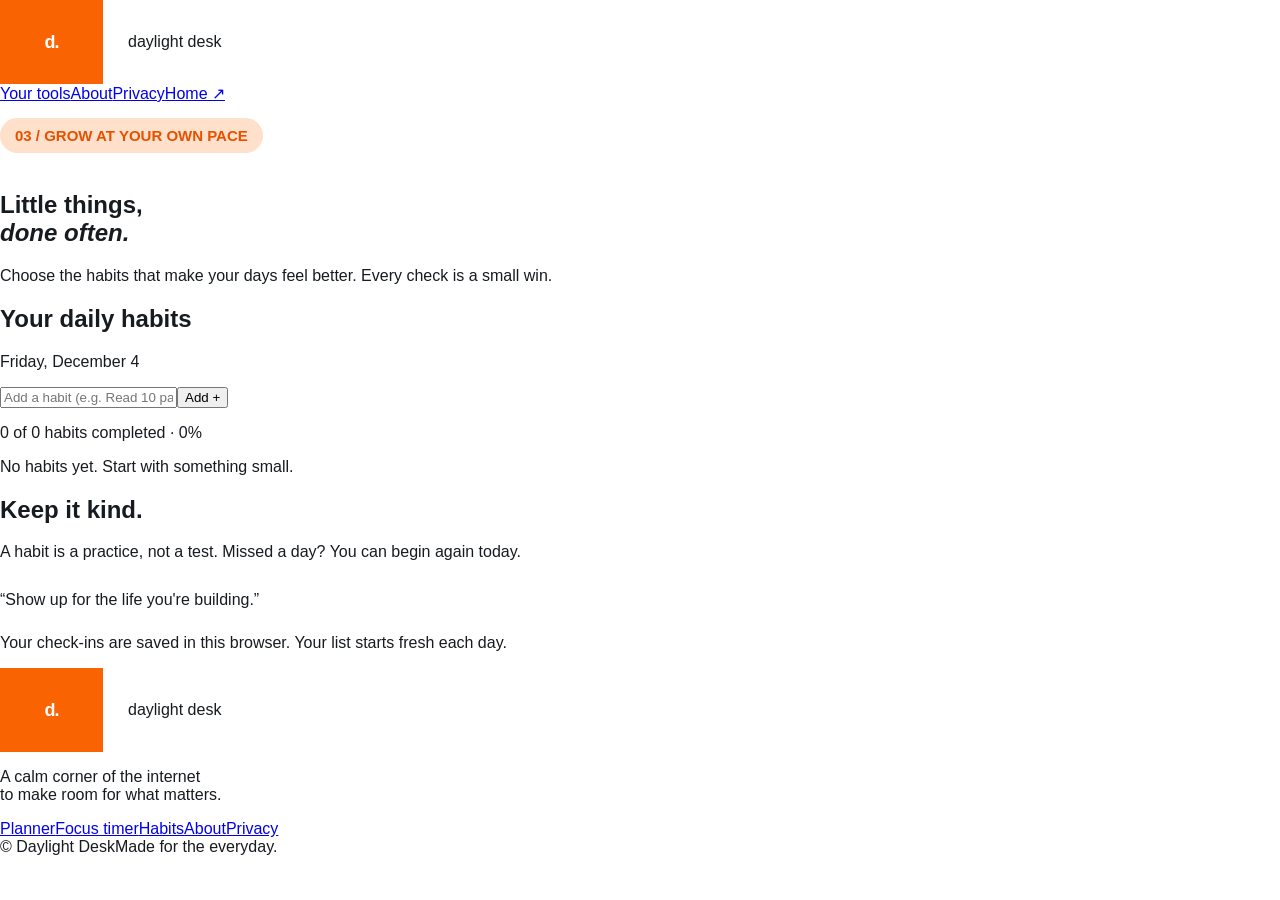
<file: habits.html>
<!doctype html><html lang="en"><head><meta charset="utf-8"><meta name="viewport" content="width=device-width,initial-scale=1"><meta name="description" content="Track small daily habits and build a rhythm that works for you."><title>Habit Tracker — Daylight Desk</title><link rel="stylesheet" href="styles.css"></head><body><header class="site-header"><a class="brand" href="index.html"><span class="brand-mark">d.</span><span>daylight desk</span></a><button class="menu-toggle" aria-label="Toggle navigation" aria-expanded="false">☰</button><nav class="nav"><a href="index.html#tools">Your tools</a><a href="about.html">About</a><a href="privacy.html">Privacy</a><a class="nav-cta" href="index.html">Home ↗</a></nav></header><main><section class="page-hero"><p class="eyebrow">03 / GROW AT YOUR OWN PACE</p><h1>Little things,<br><em>done often.</em></h1><p>Choose the habits that make your days feel better. Every check is a small win.</p></section><section class="workspace"><div class="workspace-grid"><div class="panel"><h2>Your daily habits</h2><p class="muted" id="today-label"></p><form class="habit-form" id="habit-form"><input id="habit-input" maxlength="90" placeholder="Add a habit (e.g. Read 10 pages)" required aria-label="New habit"><button class="small-button">Add +</button></form><p class="muted" id="habit-count" aria-live="polite"></p><div class="progress-track"><div class="progress-fill" id="progress"></div></div><ul class="habit-list" id="habit-list"></ul><div class="empty" id="habit-empty">No habits yet. Start with something small.</div></div><aside class="panel"><h2>Keep it kind.</h2><p class="muted">A habit is a practice, not a test. Missed a day? You can begin again today.</p><div style="font:italic 27px/1.45 var(--serif);margin-top:30px;color:var(--green)">“Show up for the life you're building.”</div><p class="muted" style="margin-top:25px">Your check-ins are saved in this browser. Your list starts fresh each day.</p></aside></div></section></main><footer class="footer"><div class="footer-main"><a class="brand brand-light" href="index.html"><span class="brand-mark">d.</span><span>daylight desk</span></a><p>A calm corner of the internet<br>to make room for what matters.</p><div class="footer-links"><a href="planner.html">Planner</a><a href="focus.html">Focus timer</a><a href="habits.html">Habits</a><a href="about.html">About</a><a href="privacy.html">Privacy</a></div></div><div class="footer-bottom"><span>© <span id="year"></span> Daylight Desk</span><span>Made for the everyday.</span></div></footer><script src="script.js"></script><script src="habits.js"></script></body></html>
</file>
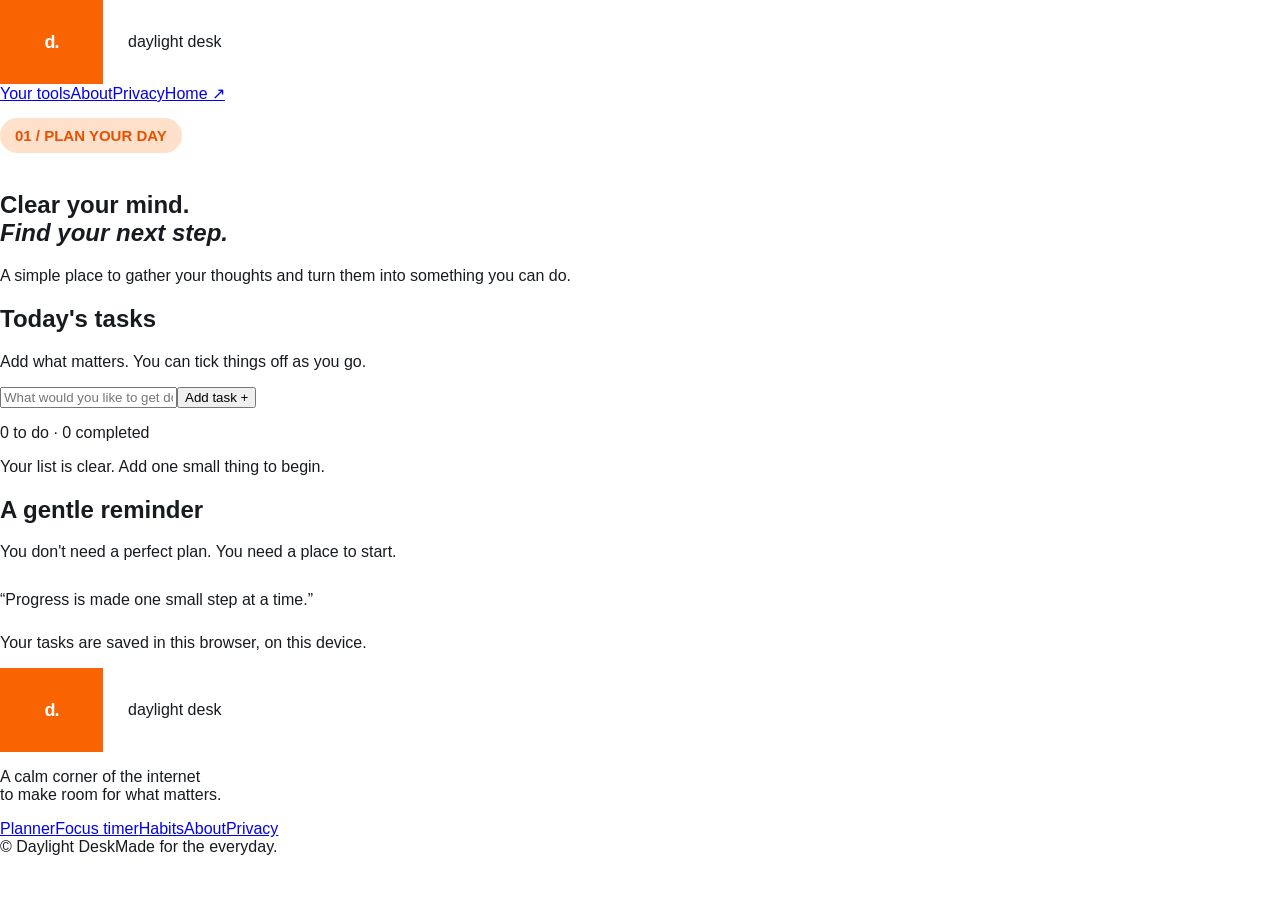
<file: planner.html>
<!doctype html><html lang="en"><head><meta charset="utf-8"><meta name="viewport" content="width=device-width,initial-scale=1"><meta name="description" content="A simple personal task planner."><title>Task Planner — Daylight Desk</title><link rel="stylesheet" href="styles.css"></head><body><header class="site-header"><a class="brand" href="index.html"><span class="brand-mark">d.</span><span>daylight desk</span></a><button class="menu-toggle" aria-label="Toggle navigation" aria-expanded="false">☰</button><nav class="nav"><a href="index.html#tools">Your tools</a><a href="about.html">About</a><a href="privacy.html">Privacy</a><a class="nav-cta" href="index.html">Home ↗</a></nav></header><main><section class="page-hero"><p class="eyebrow">01 / PLAN YOUR DAY</p><h1>Clear your mind.<br><em>Find your next step.</em></h1><p>A simple place to gather your thoughts and turn them into something you can do.</p></section><section class="workspace"><div class="workspace-grid"><div class="panel"><h2>Today's tasks</h2><p class="muted">Add what matters. You can tick things off as you go.</p><form class="entry-form" id="task-form"><input id="task-input" maxlength="180" placeholder="What would you like to get done?" required aria-label="New task"><button class="small-button">Add task +</button></form><p class="muted" id="task-count" aria-live="polite"></p><ul class="task-list" id="task-list"></ul><div class="empty" id="empty-state">Your list is clear. Add one small thing to begin.</div><button id="clear-done" class="text-link" style="border:0;background:none;cursor:pointer;padding:0;display:none">Clear completed tasks</button></div><aside class="panel"><h2>A gentle reminder</h2><p class="muted">You don't need a perfect plan. You need a place to start.</p><div style="font:italic 27px/1.45 var(--serif);margin-top:30px;color:var(--green)">“Progress is made one small step at a time.”</div><p class="muted" style="margin-top:25px">Your tasks are saved in this browser, on this device.</p></aside></div></section></main><footer class="footer"><div class="footer-main"><a class="brand brand-light" href="index.html"><span class="brand-mark">d.</span><span>daylight desk</span></a><p>A calm corner of the internet<br>to make room for what matters.</p><div class="footer-links"><a href="planner.html">Planner</a><a href="focus.html">Focus timer</a><a href="habits.html">Habits</a><a href="about.html">About</a><a href="privacy.html">Privacy</a></div></div><div class="footer-bottom"><span>© <span id="year"></span> Daylight Desk</span><span>Made for the everyday.</span></div></footer><script src="script.js"></script><script src="planner.js"></script></body></html>
</file>
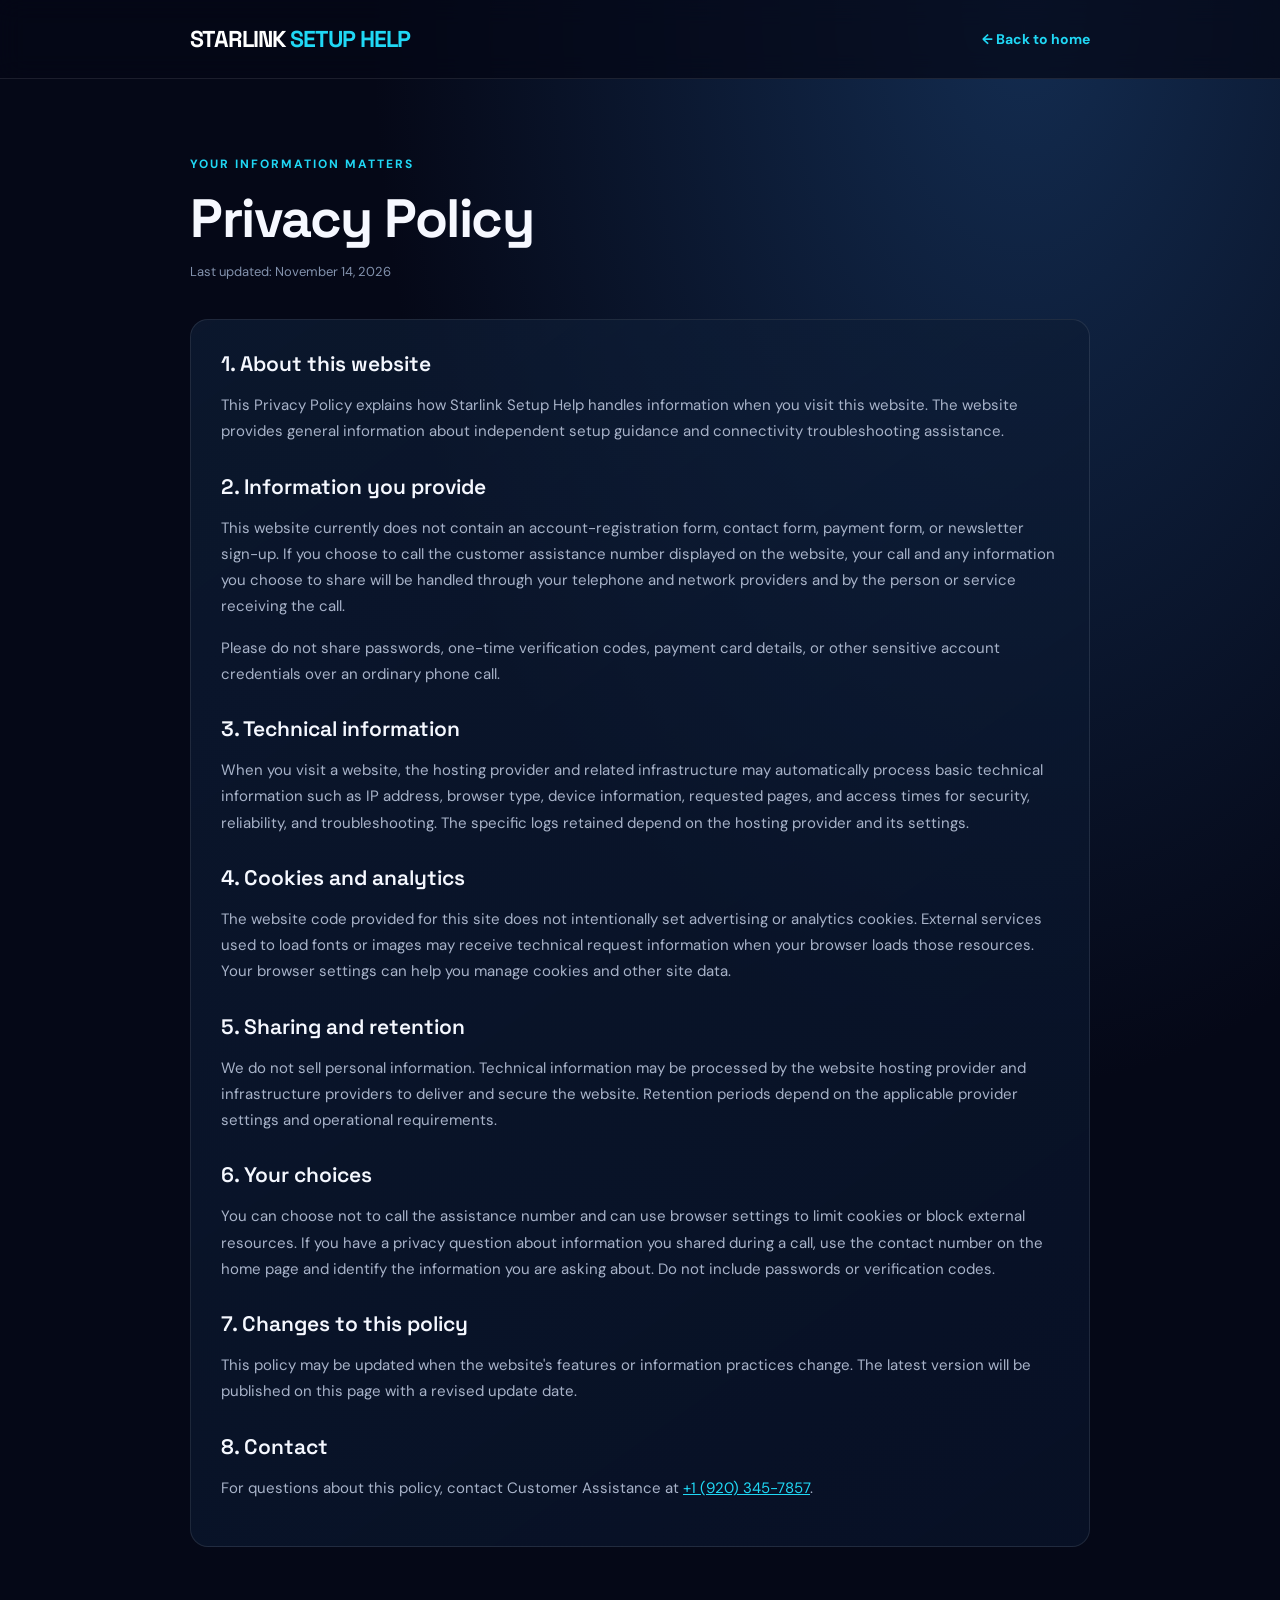
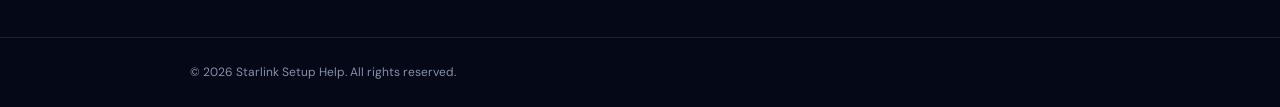
<file: privacy-policy.html>
<!DOCTYPE html>
<html lang="en">
<head>
<meta charset="UTF-8">
<meta name="viewport" content="width=device-width, initial-scale=1.0">
<meta name="theme-color" content="#050817">
<meta name="description" content="Privacy Policy for Starlink Setup Help.">
<title>Privacy Policy — Starlink Setup Help</title>
<style>
@import url('https://fonts.googleapis.com/css2?family=DM+Sans:wght@400;500;600;700&family=Space+Grotesk:wght@400;500;600;700&display=swap');
:root{--bg:#050817;--cyan:#20d8f5;--white:#f6f8ff;--muted:#a8b3c9}
*{box-sizing:border-box}body{margin:0;background:radial-gradient(ellipse at 80% 0%,#132c50 0%,transparent 45%),var(--bg);color:var(--white);font-family:'DM Sans',sans-serif;line-height:1.75}
.wrap{width:min(900px,calc(100% - 40px));margin:auto}
header{border-bottom:1px solid #ffffff18;background:#050817bb;backdrop-filter:blur(12px)}
nav{height:78px;display:flex;align-items:center;justify-content:space-between}
.brand{font:700 23px 'Space Grotesk';color:#fff;text-decoration:none;letter-spacing:-1px}.brand span{color:var(--cyan)}
.back{color:var(--cyan);font-weight:700;text-decoration:none;font-size:14px}
main{padding:70px 0 90px}
.tag{color:var(--cyan);font-size:12px;letter-spacing:2px;font-weight:700;text-transform:uppercase}
h1{font:700 clamp(36px,6vw,54px)/1.1 'Space Grotesk';letter-spacing:-1.5px;margin:12px 0}
.updated{color:#8392ad;font-size:13px;margin-bottom:35px}
article{padding:30px;border:1px solid #ffffff18;border-radius:18px;background:linear-gradient(145deg,#10213b99,#081329cc)}
h2{font:600 21px 'Space Grotesk';margin:28px 0 8px;color:#f5f8ff}
h2:first-child{margin-top:0}p,li{color:var(--muted);font-size:15px}
a{color:var(--cyan)}footer{border-top:1px solid #ffffff18;padding:24px 0;color:#8491a8;font-size:12px}
@media(max-width:600px){nav{height:68px}.brand{font-size:19px}main{padding:48px 0 65px}article{padding:22px}}
</style>
</head>
<body>
<header><div class="wrap"><nav><a class="brand" href="index.html">STARLINK <span>SETUP HELP</span></a><a class="back" href="index.html">← Back to home</a></nav></div></header>
<main><div class="wrap">
<span class="tag">Your information matters</span>
<h1>Privacy Policy</h1>
<p class="updated">Last updated: November 14, 2026</p>
<article>
<h2>1. About this website</h2>
<p>This Privacy Policy explains how Starlink Setup Help handles information when you visit this website. The website provides general information about independent setup guidance and connectivity troubleshooting assistance.</p>

<h2>2. Information you provide</h2>
<p>This website currently does not contain an account-registration form, contact form, payment form, or newsletter sign-up. If you choose to call the customer assistance number displayed on the website, your call and any information you choose to share will be handled through your telephone and network providers and by the person or service receiving the call.</p>
<p>Please do not share passwords, one-time verification codes, payment card details, or other sensitive account credentials over an ordinary phone call.</p>

<h2>3. Technical information</h2>
<p>When you visit a website, the hosting provider and related infrastructure may automatically process basic technical information such as IP address, browser type, device information, requested pages, and access times for security, reliability, and troubleshooting. The specific logs retained depend on the hosting provider and its settings.</p>

<h2>4. Cookies and analytics</h2>
<p>The website code provided for this site does not intentionally set advertising or analytics cookies. External services used to load fonts or images may receive technical request information when your browser loads those resources. Your browser settings can help you manage cookies and other site data.</p>

<h2>5. Sharing and retention</h2>
<p>We do not sell personal information. Technical information may be processed by the website hosting provider and infrastructure providers to deliver and secure the website. Retention periods depend on the applicable provider settings and operational requirements.</p>

<h2>6. Your choices</h2>
<p>You can choose not to call the assistance number and can use browser settings to limit cookies or block external resources. If you have a privacy question about information you shared during a call, use the contact number on the home page and identify the information you are asking about. Do not include passwords or verification codes.</p>

<h2>7. Changes to this policy</h2>
<p>This policy may be updated when the website's features or information practices change. The latest version will be published on this page with a revised update date.</p>

<h2>8. Contact</h2>
<p>For questions about this policy, contact Customer Assistance at <a href="tel:+19203457857">+1 (920) 345-7857</a>.</p>
</article>
</div></main>
<footer><div class="wrap">© 2026 Starlink Setup Help. All rights reserved.</div></footer>
</body></html>
</file>
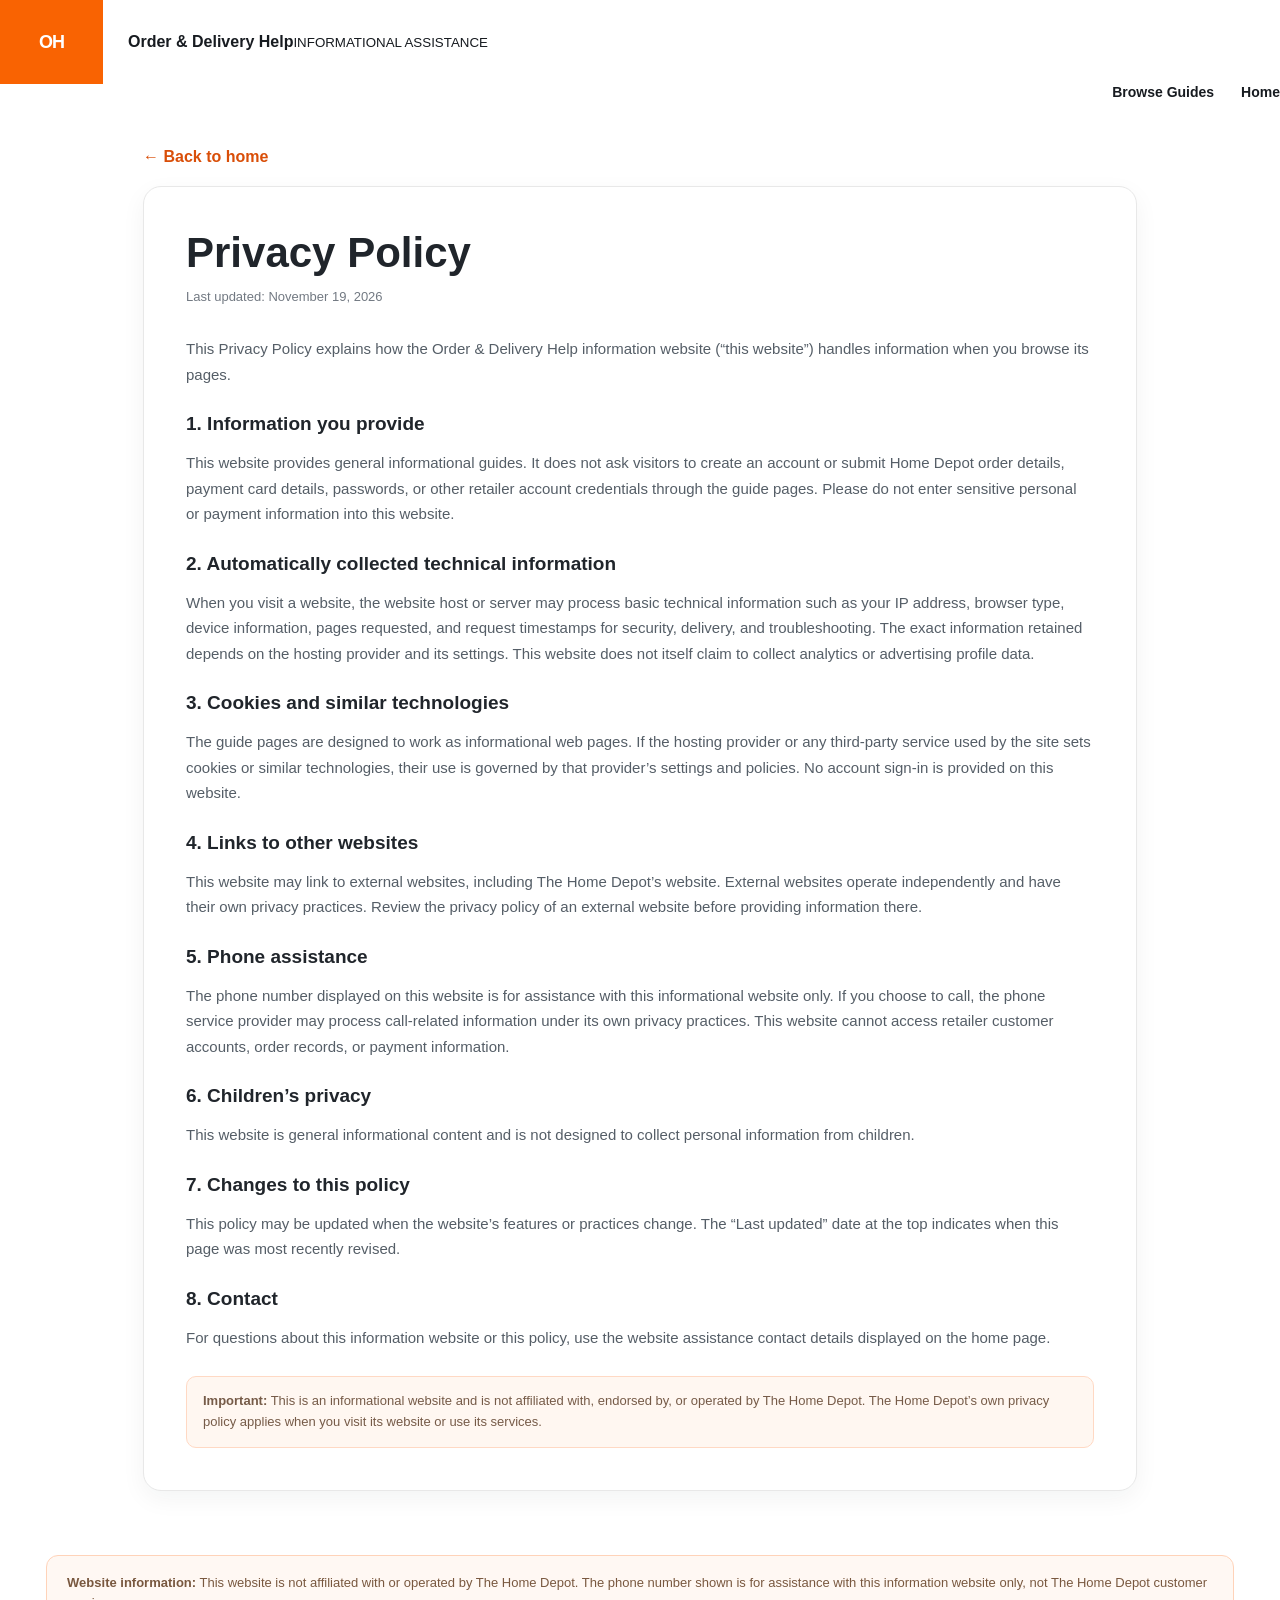
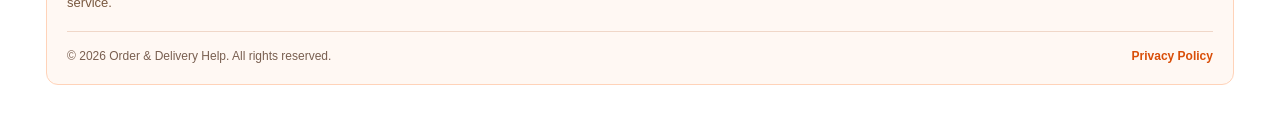
<file: privacy.html>
<!doctype html>
<html lang="en">
<head>
<meta charset="utf-8">
<meta name="viewport" content="width=device-width, initial-scale=1">
<meta name="description" content="Privacy information for the Order & Delivery Help information website.">
<title>Privacy Policy | Order &amp; Delivery Help</title>
<link rel="stylesheet" href="styles.css">
<style>
.privacy-main{max-width:1050px;margin:0 auto;padding:48px 28px 64px}
.privacy-panel{background:#fff;border:1px solid #e8e8e8;border-radius:18px;padding:clamp(22px,4vw,42px);box-shadow:0 8px 24px rgba(25,30,35,.05)}
.privacy-main h1{font-size:clamp(30px,4vw,42px);line-height:1.12;margin:0 0 10px;color:#20252b}
.privacy-main .updated{font-size:13px;color:#727982;margin:0 0 28px}
.privacy-main h2{font-size:19px;margin:26px 0 9px;color:#20252b}
.privacy-main p,.privacy-main li{font-size:15px;line-height:1.7;color:#555e67}
.privacy-main a{color:#d94e08;font-weight:700}
.privacy-back{display:inline-block;margin-bottom:20px;color:#d94e08;text-decoration:none;font-weight:800}
.privacy-notice{background:#fff7f1;border:1px solid #ffd9c4;border-radius:10px;padding:14px 16px;margin-top:26px;color:#765b48;font-size:13px;line-height:1.6}
@media(max-width:650px){.privacy-main{padding:28px 16px 44px}.privacy-panel{padding:22px 18px}}
</style>
</head>
<body>
<header class="site-header">
  <div class="header-inner">
    <a class="brand" href="index.html" aria-label="Order and Delivery Help home">
      <span class="brand-mark">OH</span>
      <span class="brand-copy"><strong>Order &amp; Delivery Help</strong><small>INFORMATIONAL ASSISTANCE</small></span>
    </a>
    <nav class="nav-links"><a href="index.html#guides">Browse Guides</a><a href="index.html">Home</a></nav>
  </div>
</header>
<main class="privacy-main">
  <a class="privacy-back" href="index.html">← Back to home</a>
  <article class="privacy-panel">
    <h1>Privacy Policy</h1>
    <p class="updated">Last updated: November 19, 2026</p>
    <p>This Privacy Policy explains how the Order &amp; Delivery Help information website (“this website”) handles information when you browse its pages.</p>

    <h2>1. Information you provide</h2>
    <p>This website provides general informational guides. It does not ask visitors to create an account or submit Home Depot order details, payment card details, passwords, or other retailer account credentials through the guide pages. Please do not enter sensitive personal or payment information into this website.</p>

    <h2>2. Automatically collected technical information</h2>
    <p>When you visit a website, the website host or server may process basic technical information such as your IP address, browser type, device information, pages requested, and request timestamps for security, delivery, and troubleshooting. The exact information retained depends on the hosting provider and its settings. This website does not itself claim to collect analytics or advertising profile data.</p>

    <h2>3. Cookies and similar technologies</h2>
    <p>The guide pages are designed to work as informational web pages. If the hosting provider or any third-party service used by the site sets cookies or similar technologies, their use is governed by that provider’s settings and policies. No account sign-in is provided on this website.</p>

    <h2>4. Links to other websites</h2>
    <p>This website may link to external websites, including The Home Depot’s website. External websites operate independently and have their own privacy practices. Review the privacy policy of an external website before providing information there.</p>

    <h2>5. Phone assistance</h2>
    <p>The phone number displayed on this website is for assistance with this informational website only. If you choose to call, the phone service provider may process call-related information under its own privacy practices. This website cannot access retailer customer accounts, order records, or payment information.</p>

    <h2>6. Children’s privacy</h2>
    <p>This website is general informational content and is not designed to collect personal information from children.</p>

    <h2>7. Changes to this policy</h2>
    <p>This policy may be updated when the website’s features or practices change. The “Last updated” date at the top indicates when this page was most recently revised.</p>

    <h2>8. Contact</h2>
    <p>For questions about this information website or this policy, use the website assistance contact details displayed on the home page.</p>

    <div class="privacy-notice"><strong>Important:</strong> This is an informational website and is not affiliated with, endorsed by, or operated by The Home Depot. The Home Depot’s own privacy policy applies when you visit its website or use its services.</div>
  </article>
</main>
<footer class="disclosure">
  <div><strong>Website information:</strong> This website is not affiliated with or operated by The Home Depot. The phone number shown is for assistance with this information website only, not The Home Depot customer service.</div>
  <div class="site-legal"><span>© 2026 Order &amp; Delivery Help. All rights reserved.</span><a href="privacy.html">Privacy Policy</a></div>
</footer>
</body>
</html>
</file>
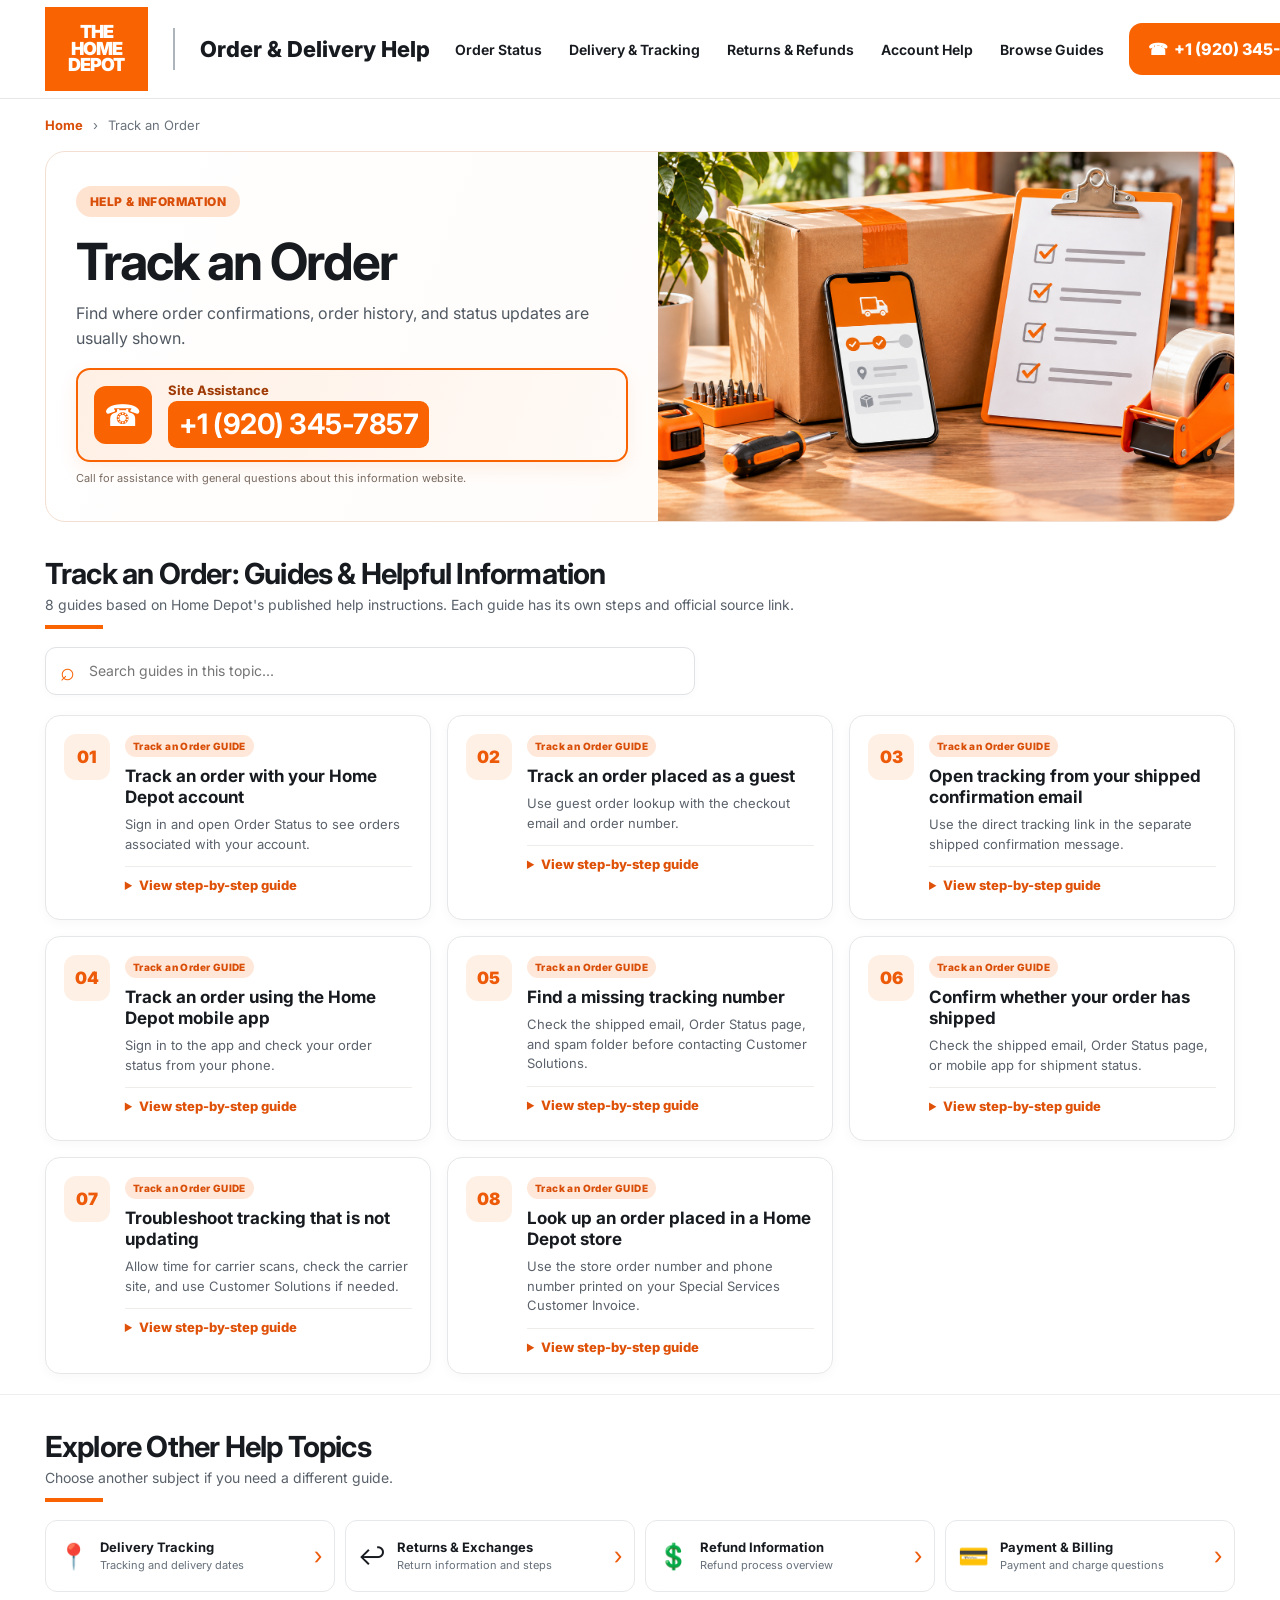
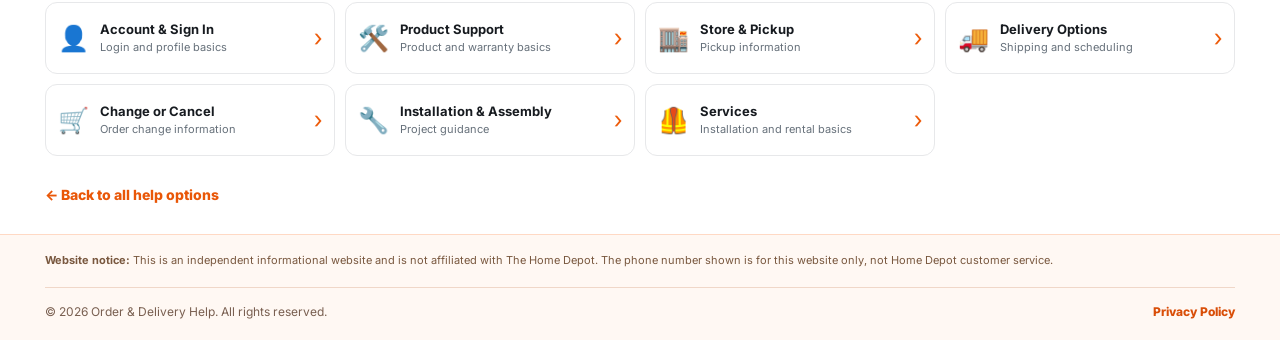
<file: topic.html>
<!doctype html>
<html lang="en">
<head>
<meta charset="utf-8">
<meta name="viewport" content="width=device-width,initial-scale=1">
<title>Help Guides | Order & Delivery Help</title>
<link rel="preconnect" href="https://fonts.googleapis.com">
<link href="https://fonts.googleapis.com/css2?family=Inter:wght@400;500;600;700;800;900&display=swap" rel="stylesheet">
<link rel="stylesheet" href="styles.css">
<link rel="stylesheet" href="topic.css">
</head>
<body class="topic-page">
</div>
<header class="main-nav">
  <a class="brand" href="index.html"><span class="brand-mark">THE<br>HOME<br>DEPOT</span><span class="brand-divider"></span><span class="brand-title">Order &amp; Delivery Help</span></a>
  <button class="menu-toggle" aria-label="Toggle navigation" aria-expanded="false">☰</button>
  <nav class="nav-links" id="nav-links"><a href="topic.html?category=order">Order Status</a><a href="topic.html?category=delivery">Delivery &amp; Tracking</a><a href="topic.html?category=returns">Returns &amp; Refunds</a><a href="topic.html?category=account">Account Help</a><a href="index.html#more-help">Browse Guides</a></nav>
  <a class="nav-phone" href="tel:+19203457857">☎ &nbsp;+1 (920) 345-7857</a>
</header>
<main class="topic-main">
  <div class="topic-breadcrumb"><a href="index.html">Home</a><span>›</span><span id="crumb-current">Help Guides</span></div>
  <section class="topic-hero">
    <div class="topic-hero-copy">
      <span class="topic-kicker">HELP &amp; INFORMATION</span>
      <h1 id="topic-title">Help Guides</h1>
      <p id="topic-intro">Browse helpful information and step-by-step guides.</p>
      <a class="topic-phone" href="tel:+19203457857"><span class="topic-phone-icon">☎</span><span><small>Site Assistance</small><strong class="topic-phone-number">+1 (920) 345-7857</strong></span></a>
      <p class="topic-phone-note">Call for assistance with general questions about this information website.</p>
    </div>
    <div class="topic-hero-image"><img src="assets/guide-workshop.png" alt="Packages and a checklist in a home improvement store setting"></div>
  </section>

  <section class="topic-guides">
    <div class="topic-section-heading"><div><h2 id="guide-heading">Guides &amp; Helpful Information</h2><p id="guide-count">Browse all available guides for this topic.</p><span class="orange-rule"></span></div></div>
    <label class="topic-guide-search"><span>⌕</span><input id="topic-guide-search" type="search" placeholder="Search guides in this topic..." aria-label="Search guides in this topic"></label>
    <div class="topic-guide-grid" id="topic-guide-grid"></div>
  </section>

  <section class="related-topics">
    <div class="topic-section-heading"><div><h2>Explore Other Help Topics</h2><p>Choose another subject if you need a different guide.</p><span class="orange-rule"></span></div></div>
    <div class="related-grid" id="related-grid"></div>
  </section>
  <div class="topic-back"><a href="index.html#more-help">← Back to all help options</a></div>
</main>
<footer class="topic-footer">
  <div><strong>Website notice:</strong> This is an independent informational website and is not affiliated with The Home Depot. The phone number shown is for this website only, not Home Depot customer service.</div>
  <div class="site-legal"><span>© 2026 Order &amp; Delivery Help. All rights reserved.</span><a href="privacy.html">Privacy Policy</a></div>
</footer>
<script src="categories.js"></script>
<script src="topic.js"></script>
<script src="script.js"></script>
</body>
</html>
</file>
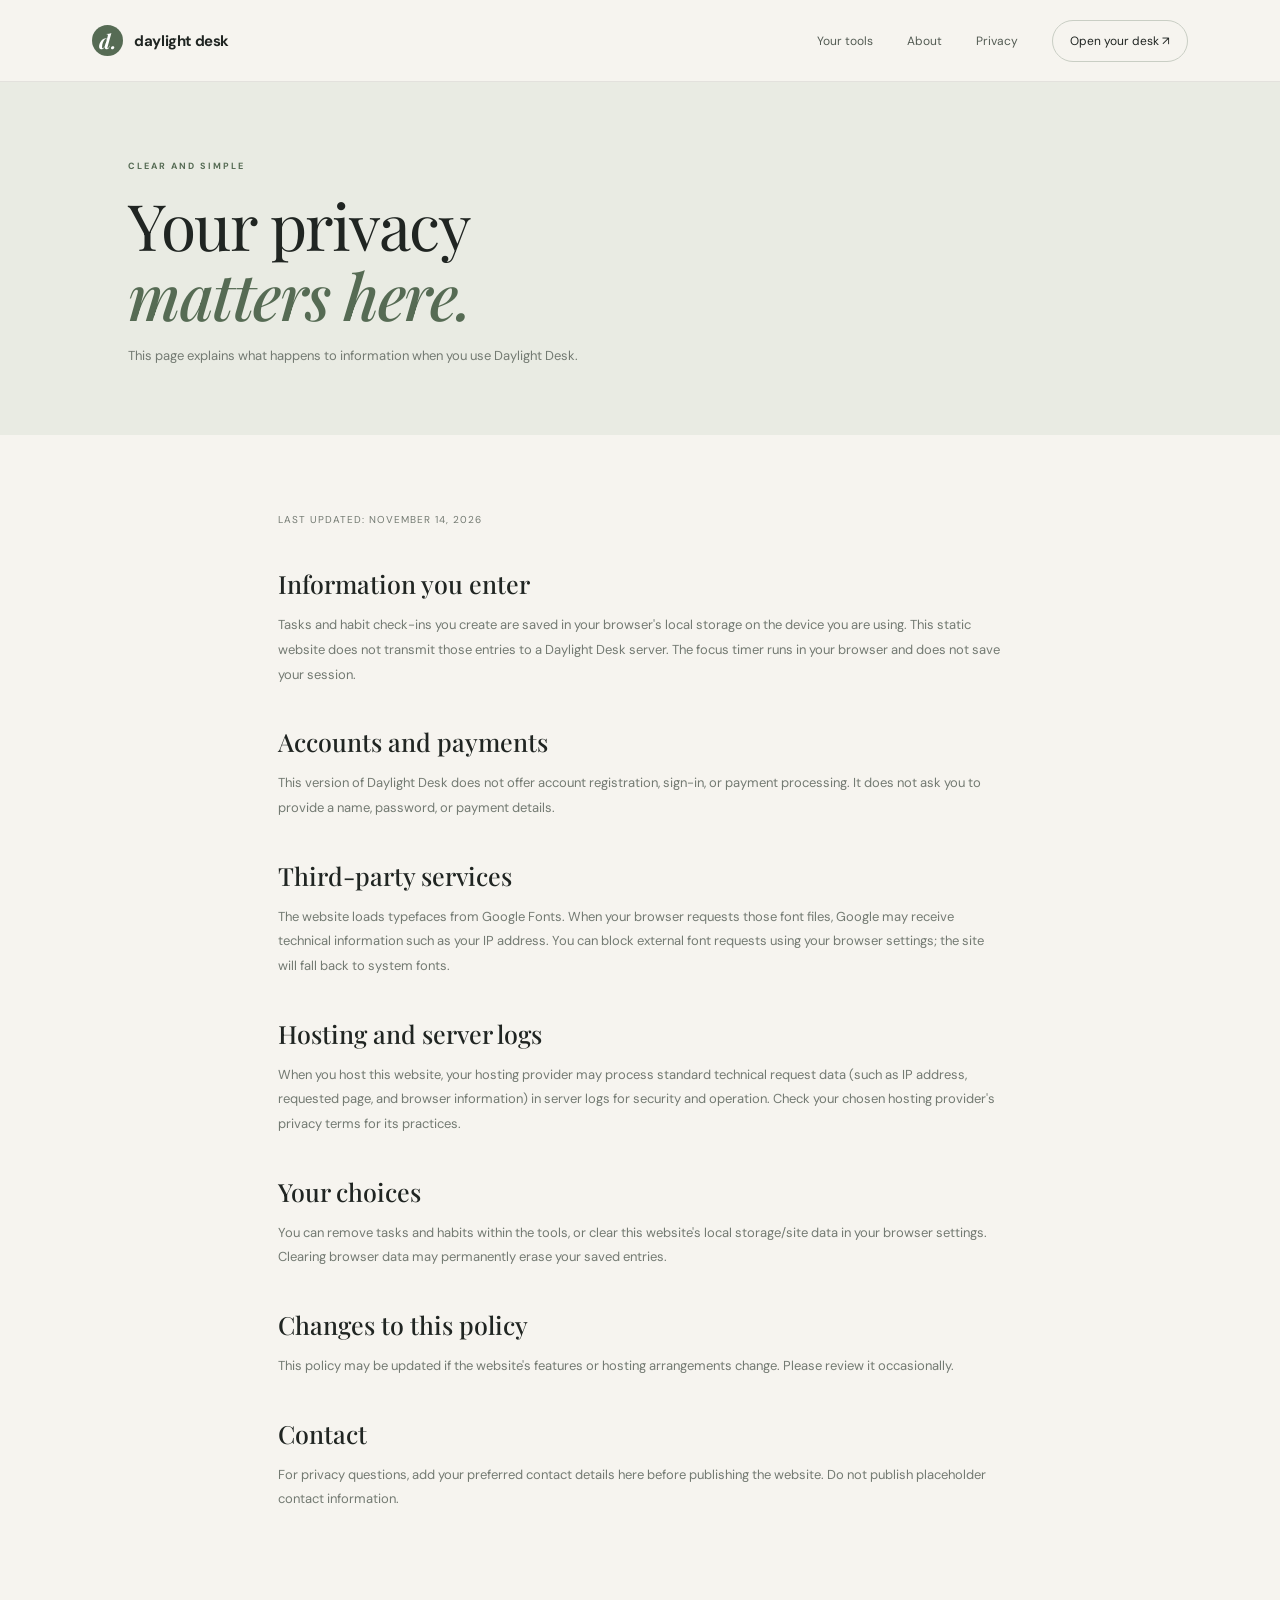
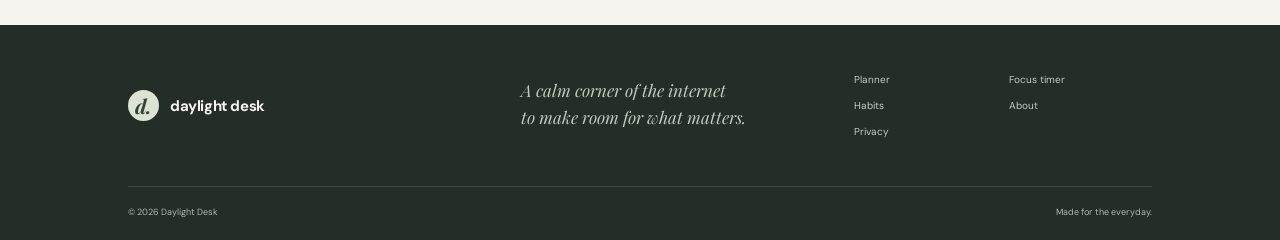
<file: daylight-desk/privacy.html>
<!doctype html><html lang="en"><head><meta charset="utf-8"><meta name="viewport" content="width=device-width,initial-scale=1"><meta name="description" content="Privacy policy for Daylight Desk."><title>Privacy Policy — Daylight Desk</title><link rel="stylesheet" href="styles.css"></head><body><header class="site-header"><a class="brand" href="index.html"><span class="brand-mark">d.</span><span>daylight desk</span></a><button class="menu-toggle" aria-label="Toggle navigation" aria-expanded="false">☰</button><nav class="nav"><a href="index.html#tools">Your tools</a><a href="about.html">About</a><a href="privacy.html">Privacy</a><a class="nav-cta" href="planner.html">Open your desk ↗</a></nav></header><main><section class="page-hero"><p class="eyebrow">CLEAR AND SIMPLE</p><h1>Your privacy<br><em>matters here.</em></h1><p>This page explains what happens to information when you use Daylight Desk.</p></section><article class="content-page"><p class="last-updated">LAST UPDATED: NOVEMBER 14, 2026</p><h2>Information you enter</h2><p>Tasks and habit check-ins you create are saved in your browser's local storage on the device you are using. This static website does not transmit those entries to a Daylight Desk server. The focus timer runs in your browser and does not save your session.</p><h2>Accounts and payments</h2><p>This version of Daylight Desk does not offer account registration, sign-in, or payment processing. It does not ask you to provide a name, password, or payment details.</p><h2>Third-party services</h2><p>The website loads typefaces from Google Fonts. When your browser requests those font files, Google may receive technical information such as your IP address. You can block external font requests using your browser settings; the site will fall back to system fonts.</p><h2>Hosting and server logs</h2><p>When you host this website, your hosting provider may process standard technical request data (such as IP address, requested page, and browser information) in server logs for security and operation. Check your chosen hosting provider's privacy terms for its practices.</p><h2>Your choices</h2><p>You can remove tasks and habits within the tools, or clear this website's local storage/site data in your browser settings. Clearing browser data may permanently erase your saved entries.</p><h2>Changes to this policy</h2><p>This policy may be updated if the website's features or hosting arrangements change. Please review it occasionally.</p><h2>Contact</h2><p>For privacy questions, add your preferred contact details here before publishing the website. Do not publish placeholder contact information.</p></article></main><footer class="footer"><div class="footer-main"><a class="brand brand-light" href="index.html"><span class="brand-mark">d.</span><span>daylight desk</span></a><p>A calm corner of the internet<br>to make room for what matters.</p><div class="footer-links"><a href="planner.html">Planner</a><a href="focus.html">Focus timer</a><a href="habits.html">Habits</a><a href="about.html">About</a><a href="privacy.html">Privacy</a></div></div><div class="footer-bottom"><span>© <span id="year"></span> Daylight Desk</span><span>Made for the everyday.</span></div></footer><script src="script.js"></script></body></html>
</file>
<file: styles.css>
*{box-sizing:border-box}html{scroll-behavior:smooth}body{margin:0;background:#fff;color:#171b20;font-family:Inter,Arial,sans-serif}.utility{height:42px;background:#202326;color:#fff;font-size:14px}.utility-inner{height:100%;padding:0 3.5%;display:flex;align-items:center;justify-content:space-between}.utility-links{display:flex;gap:34px}.utility a{color:#fff;text-decoration:none}.main-nav{height:99px;padding:0 3.5%;display:flex;align-items:center;gap:25px;border-bottom:1px solid #e6e6e6;background:#fff;position:relative;z-index:2}.brand{display:flex;align-items:center;gap:25px;text-decoration:none;color:#171b20;flex-shrink:0}.brand-mark{width:103px;height:84px;background:#f96302;color:white;display:flex;align-items:center;justify-content:center;text-align:center;font-weight:900;font-size:18px;line-height:.92;letter-spacing:-1px}.brand-divider{height:42px;border-left:2px solid #aeb4bb}.brand-title{font-size:22px;font-weight:800;white-space:nowrap}.nav-links{display:flex;align-items:center;justify-content:flex-end;gap:27px;flex:1}.nav-links a{font-size:14px;font-weight:650;color:#171b20;text-decoration:none;white-space:nowrap}.nav-phone{background:#f96302;color:#fff;text-decoration:none;padding:16px 19px;border-radius:13px;font-weight:800;white-space:nowrap}.menu-toggle{display:none}.hero{min-height:548px;position:relative;display:flex;align-items:center;padding:40px 3.75%;overflow:hidden;background:#fff}.hero-copy{position:relative;z-index:1;width:49%;max-width:680px}.eyebrow{display:inline-block;background:#ffe0ca;color:#e65100;padding:9px 15px;border-radius:24px;font-size:15px;font-weight:800;margin-bottom:18px}.hero h1{font-size:clamp(42px,4.1vw,66px);line-height:1.04;letter-spacing:-2.8px;margin:0 0 18px;font-weight:850}.hero h1 span{color:#f96302}.intro{font-size:19px;line-height:1.5;color:#41464d;margin:0 0 23px;max-width:660px}.phone-panel{height:111px;border:2px solid #ff6815;border-radius:15px;display:flex;align-items:center;gap:24px;padding:13px 22px;text-decoration:none;color:#171b20;background:rgba(255,255,255,.96);max-width:650px}.phone-icon{width:82px;height:82px;border-radius:16px;background:#f96302;color:#fff;display:grid;place-items:center;font-size:42px;flex-shrink:0}.phone-text{display:flex;flex-direction:column;gap:3px}.phone-text small{font-size:17px;font-weight:750}.phone-text strong{font-size:clamp(27px,2.7vw,43px);line-height:1.1;letter-spacing:-1.4px;color:#e95708;white-space:nowrap}.hero-actions{display:flex;gap:18px;margin-top:25px}.btn{height:64px;padding:0 28px;display:inline-flex;align-items:center;justify-content:center;border-radius:15px;text-decoration:none;font-weight:800;font-size:16px}.btn-orange{background:#f96302;color:#fff}.btn-outline{border:2px solid #343b42;color:#171b20;background:#fff}.hero-photo{position:absolute;right:0;top:0;width:59%;height:100%;background-image:linear-gradient(90deg,#fff 0%,rgba(255,255,255,.75) 13%,rgba(255,255,255,0) 35%),url('assets/storefront-hero.jpg');background-size:cover;background-position:center}.quick-links{display:grid;grid-template-columns:repeat(4,1fr);gap:20px;padding:15px 2.3% 30px}.quick-card{min-height:122px;border:1px solid #e6e7e9;border-radius:15px;box-shadow:0 3px 7px #00000010;display:flex;align-items:center;gap:20px;padding:20px 24px;color:#171b20;text-decoration:none}.quick-icon{font-size:42px;line-height:1;color:#f96302;min-width:48px;text-align:center}.quick-card b{display:block;font-size:19px;margin-bottom:7px;white-space:nowrap}.quick-card small{font-size:15px;line-height:1.45;color:#333b43}.quick-card i{font-style:normal;font-size:34px;margin-left:auto}.topics{padding:20px 3.6% 55px}.topics-heading{display:flex;justify-content:space-between;align-items:flex-start}.topics h2{font-size:34px;letter-spacing:-1.2px;margin:0 0 3px}.topics-heading p{font-size:17px;color:#48505a;margin:0}.topics-heading>a{color:#e95708;text-decoration:none;font-size:18px;font-weight:800;margin-top:17px}.orange-rule{display:block;width:78px;height:4px;background:#f96302;margin-top:20px}.topic-grid{display:grid;grid-template-columns:repeat(4,1fr);gap:18px;margin-top:25px}.topic-card{border:1px solid #e5e6e8;border-radius:14px;padding:22px;box-shadow:0 2px 8px #00000008}.topic-card h3{font-size:17px;margin:0 0 7px}.topic-card p{font-size:14px;color:#555e66;line-height:1.5;margin:0}.disclosure{margin:0 3.6% 35px;padding:17px 20px;border:1px solid #ffd3b9;background:#fff8f3;border-radius:12px;color:#79583f;font-size:13px;line-height:1.55}.disclosure a{color:#b94b0b;font-weight:700}@media(max-width:1150px){.main-nav{gap:15px}.brand-title{font-size:18px}.brand-mark{width:78px;height:78px}.nav-links{gap:14px}.nav-links a{font-size:12px}.nav-phone{padding:14px;font-size:13px}.hero-copy{width:54%}.hero-photo{width:55%}.quick-card{padding:15px;gap:12px}.quick-card b{font-size:16px}.quick-card small{font-size:13px}}@media(max-width:760px){.utility{height:auto;padding:10px 0}.utility-inner{padding:0 18px}.utility-links{display:none}.main-nav{height:auto;min-height:76px;padding:10px 18px;flex-wrap:wrap}.brand{gap:12px}.brand-mark{width:55px;height:55px;font-size:12px}.brand-divider{height:34px}.brand-title{font-size:16px}.menu-toggle{display:block;margin-left:auto;border:1px solid #ddd;background:#fff;border-radius:8px;padding:9px 12px;font-size:20px}.nav-phone{order:3;width:100%;text-align:center;padding:13px}.nav-links{display:none;order:4;flex-basis:100%;flex-direction:column;align-items:stretch;padding:10px 0}.nav-links.open{display:flex}.nav-links a{padding:10px;font-size:14px}.hero{display:block;padding:28px 20px 290px;min-height:0}.hero-copy{width:100%}.hero h1{font-size:43px;letter-spacing:-1.8px}.intro{font-size:16px}.phone-panel{height:88px;padding:10px;gap:14px}.phone-icon{width:62px;height:62px;font-size:30px}.phone-text small{font-size:13px}.phone-text strong{font-size:clamp(23px,6vw,32px)}.hero-actions{flex-direction:column;gap:12px}.btn{height:54px}.hero-photo{top:auto;bottom:0;width:100%;height:275px;background-image:linear-gradient(180deg,#fff 0%,rgba(255,255,255,0) 28%),url('assets/storefront-hero.jpg')}.quick-links{grid-template-columns:1fr;padding:15px 18px}.quick-card{min-height:100px}.topics{padding:20px 18px 40px}.topics h2{font-size:28px}.topics-heading{gap:12px}.topics-heading>a{font-size:14px;white-space:nowrap}.topic-grid{grid-template-columns:1fr}.disclosure{margin:0 18px 25px;font-size:12px}}
/* Expanded topic finder and guide library */
.guide-finder,.popular-guides,.guide-details{padding:24px 3.6% 30px}
.section-heading h2{font-size:32px;letter-spacing:-1px;margin:0 0 5px}
.section-heading p{font-size:16px;color:#48505a;margin:0}
.section-heading .orange-rule{margin-top:17px}
.guide-search{margin:22px 0 18px;max-width:620px;height:52px;border:1px solid #d9dde1;border-radius:11px;display:flex;align-items:center;padding:0 16px;gap:12px;background:#fff;box-shadow:0 2px 7px #00000008}
.guide-search span{font-size:27px;color:#e95708}
.guide-search input{border:0;outline:0;width:100%;font:inherit;font-size:15px;background:transparent}
.category-grid{display:grid;grid-template-columns:repeat(6,1fr);gap:13px}
.category-tile{min-height:120px;border:1px solid #f1d8c8;border-radius:14px;background:#fffaf6;text-decoration:none;color:#171b20;display:flex;flex-direction:column;align-items:center;justify-content:center;text-align:center;padding:12px 8px;gap:5px;transition:transform .18s,box-shadow .18s}
.category-tile:hover,.resource-card:hover{transform:translateY(-2px);box-shadow:0 7px 18px #00000012}
.category-tile span{font-size:30px;line-height:1.2}
.category-tile b{font-size:14px}
.category-tile small{font-size:12px;color:#58616a;line-height:1.3}
.split-heading{display:flex;justify-content:space-between;align-items:flex-start}
.split-heading>a{color:#e95708;text-decoration:none;font-weight:800;margin-top:12px;white-space:nowrap}
.resource-grid{display:grid;grid-template-columns:repeat(4,1fr);gap:16px;margin-top:20px}
.resource-card{display:grid;grid-template-columns:40% 1fr;gap:13px;align-items:stretch;border:1px solid #e5e6e8;border-radius:14px;padding:10px;box-shadow:0 2px 8px #00000008;transition:transform .18s,box-shadow .18s}
.resource-art{background:linear-gradient(145deg,#fff0e4,#ffe0c7);border-radius:10px;display:grid;place-items:center;font-size:52px;min-height:130px}
.resource-card label{display:inline-block;color:#d94e08;background:#ffe4d3;border-radius:20px;padding:5px 9px;font-size:10px;font-weight:800;margin:2px 0 7px}
.resource-card h3{font-size:15px;line-height:1.25;margin:0 0 5px}
.resource-card p{font-size:12px;line-height:1.4;color:#59616a;margin:0 0 8px}
.resource-card a{font-size:13px;font-weight:800;color:#e95708;text-decoration:none}
.guide-details{padding-top:5px}
.detail-grid{display:grid;grid-template-columns:repeat(2,1fr);gap:12px;margin-top:20px}
.detail-grid details{border:1px solid #e5e6e8;border-radius:12px;padding:17px 19px;background:#fff}
.detail-grid summary{font-weight:800;cursor:pointer}
.detail-grid ol{padding-left:22px;color:#48505a;font-size:14px;line-height:1.65}
.detail-grid p{font-size:13px;color:#79583f;line-height:1.5}
.no-results{padding:20px;color:#656d75}
@media(max-width:1050px){.category-grid{grid-template-columns:repeat(4,1fr)}.resource-grid{grid-template-columns:repeat(2,1fr)}}
@media(max-width:650px){.guide-finder,.popular-guides,.guide-details{padding:20px 18px}.category-grid{grid-template-columns:repeat(2,1fr)}.resource-grid,.detail-grid{grid-template-columns:1fr}.resource-card{grid-template-columns:34% 1fr}.section-heading h2{font-size:27px}.split-heading{gap:10px}.split-heading>a{font-size:13px}}

/* Added help options and resource guides. Existing page styling above is unchanged. */
.extra-help,.extra-guides,.guide-details{padding:22px 3.6% 28px}
.extra-heading h2{font-size:29px;letter-spacing:-1px;margin:0 0 4px}
.extra-heading p{font-size:15px;color:#48505a;margin:0}
.extra-heading .orange-rule{display:block;width:58px;height:4px;background:#f96302;margin-top:12px}
.guide-search{height:50px;max-width:620px;border:1px solid #dfe1e4;border-radius:11px;display:flex;align-items:center;gap:12px;padding:0 15px;margin:20px 0 14px;background:#fff}
.guide-search span{font-size:27px;color:#f96302}
.guide-search input{border:0;outline:0;width:100%;font:inherit;font-size:15px;background:transparent}
.help-options{display:grid;grid-template-columns:repeat(6,1fr);gap:12px}
.help-option{min-height:112px;border:1px solid #f2d9c9;border-radius:14px;background:#fffaf6;text-decoration:none;color:#171b20;display:flex;flex-direction:column;align-items:center;justify-content:center;text-align:center;padding:10px 7px;gap:5px;transition:box-shadow .18s,transform .18s}
.help-option:hover{transform:translateY(-2px);box-shadow:0 6px 16px #00000012}
.help-option span{font-size:32px;line-height:1.15}
.help-option b{font-size:14px;line-height:1.2}
.help-option small{font-size:11px;color:#5c6269;line-height:1.25}
.split-extra{display:flex;align-items:flex-start;justify-content:space-between;gap:15px}
.split-extra>a{color:#e95708;text-decoration:none;font-size:16px;font-weight:800;white-space:nowrap;margin-top:10px}
.extra-guides{border-top:1px solid #ededed}
.guide-cards{display:grid;grid-template-columns:repeat(4,1fr);gap:16px;margin-top:18px}
.guide-card{min-height:150px;border:1px solid #e5e6e8;border-radius:14px;padding:10px;display:grid;grid-template-columns:37% 1fr;gap:12px;box-shadow:0 2px 8px #00000008;background:#fff}
.guide-picture{border-radius:10px;background:linear-gradient(145deg,#fff0e4,#ffe0c7);display:grid;place-items:center;font-size:50px;min-height:128px}
.guide-card-copy label{display:inline-block;background:#ffe3d1;color:#d94e08;border-radius:18px;padding:4px 8px;font-size:10px;font-weight:800;margin:1px 0 6px}
.guide-card h3{font-size:15px;line-height:1.2;margin:0 0 5px}
.guide-card p{font-size:12px;line-height:1.4;color:#58616a;margin:0 0 7px}
.guide-card a{font-size:13px;color:#e95708;text-decoration:none;font-weight:800}
.guide-details{padding-top:8px}
.guide-accordions{display:grid;grid-template-columns:repeat(2,1fr);gap:10px;margin-top:18px}
.guide-accordions details{border:1px solid #e5e6e8;border-radius:12px;padding:15px 17px;background:#fff}
.guide-accordions summary{font-size:15px;font-weight:750;cursor:pointer}
.guide-accordions ol{padding-left:21px;color:#4d555e;font-size:13px;line-height:1.6}
.guide-accordions details p{font-size:13px;color:#4d555e;line-height:1.55}
.guide-note{font-size:12px;line-height:1.5;color:#79583f;background:#fff8f3;border:1px solid #ffd9c4;border-radius:10px;padding:12px 15px;margin-top:16px}
[hidden]{display:none!important}
@media(max-width:1050px){.help-options{grid-template-columns:repeat(4,1fr)}.guide-cards{grid-template-columns:repeat(2,1fr)}}
@media(max-width:650px){.extra-help,.extra-guides,.guide-details{padding:20px 18px}.help-options{grid-template-columns:repeat(2,1fr)}.guide-cards,.guide-accordions{grid-template-columns:1fr}.extra-heading h2{font-size:25px}.split-extra>a{font-size:13px}.guide-card{grid-template-columns:34% 1fr}}

/* Place the added help directory immediately beneath the four homepage quick links. */
.quick-links + .extra-help{padding-top:14px}
.quick-links + .extra-help .guide-search{margin-top:14px}


.site-legal{display:flex;align-items:center;justify-content:space-between;gap:16px;flex-wrap:wrap;border-top:1px solid #f0d7c8;margin-top:18px;padding:15px 0 2px;font-size:12px;line-height:1.5;color:#795f50}
.site-legal a{color:#d94e08;font-weight:800;text-decoration:none}
.site-legal a:hover{text-decoration:underline}


/* Version 15: highlighted assistance number and mobile-first fit refinements */
.phone-panel{
  width:100%;
  min-width:0;
  height:auto;
  min-height:112px;
  background:linear-gradient(110deg,#fff0e5 0%,#fffaf6 100%);
  border:2px solid #f96302;
  box-shadow:0 8px 22px rgba(249,99,2,.10);
}
.phone-text{min-width:0;flex:1}
.phone-text small{color:#9f3b06}
.phone-text .phone-number-highlight{
  display:inline-block;
  width:fit-content;
  max-width:100%;
  padding:7px 13px;
  border-radius:9px;
  background:#f96302;
  color:#fff;
  font-size:clamp(23px,2.5vw,39px);
  letter-spacing:-.8px;
  line-height:1.15;
  white-space:nowrap;
  box-shadow:0 3px 8px rgba(249,99,2,.18);
}
@media(max-width:760px){
  html,body{width:100%;max-width:100%;overflow-x:hidden}
  .main-nav{width:100%;gap:10px}
  .brand{min-width:0;max-width:calc(100% - 58px)}
  .brand-title{white-space:normal;line-height:1.15}
  .nav-phone{width:100%;max-width:100%;box-sizing:border-box}
  .hero{width:100%;padding:24px 16px 270px;overflow:hidden}
  .hero-copy{width:100%;max-width:100%}
  .hero h1{font-size:clamp(34px,9vw,43px);line-height:1.06;letter-spacing:-1.5px}
  .intro{font-size:15px;line-height:1.5}
  .phone-panel{
    min-height:88px;
    height:auto;
    padding:10px;
    gap:10px;
    border-radius:13px;
  }
  .phone-icon{width:50px;height:50px;flex:0 0 50px;font-size:27px;border-radius:11px}
  .phone-text{gap:5px}
  .phone-text small{font-size:12px;line-height:1.2}
  .phone-text .phone-number-highlight{
    white-space:normal;
    overflow-wrap:anywhere;
    width:fit-content;
    font-size:clamp(19px,5.8vw,27px);
    padding:7px 9px;
    letter-spacing:-.5px;
  }
  .hero-actions{width:100%;gap:10px}
  .hero-actions .btn{width:100%;min-width:0;padding:0 12px;font-size:14px}
  .hero-photo{width:100%;height:255px;background-position:center}
  .quick-links,.topic-grid,.help-options,.guide-cards,.guide-accordions,.resource-grid,.detail-grid,.related-grid{
    min-width:0;
  }
  .quick-card{min-width:0;gap:12px;padding:16px}
  .quick-card b,.quick-card small{white-space:normal}
  .topics-heading{flex-wrap:wrap}
  .topics-heading>a{white-space:normal}
  .disclosure{overflow-wrap:anywhere}
  img{max-width:100%;height:auto}
}
@media(max-width:380px){
  .phone-icon{width:44px;height:44px;flex-basis:44px;font-size:24px}
  .phone-text .phone-number-highlight{font-size:18px;padding:7px}
  .hero h1{font-size:34px}
  .brand-title{font-size:14px}
}
</file>
<file: daylight-desk/styles.css>
@import url('https://fonts.googleapis.com/css2?family=DM+Sans:wght@400;500;600;700&family=Playfair+Display:ital,wght@0,500;0,600;1,500;1,600&display=swap');
:root{--paper:#f6f4ef;--ink:#202522;--muted:#737a72;--line:#deded5;--green:#566b54;--sage:#e5e9df;--cream:#eeeadf;--white:#fffefa;--serif:'Playfair Display',Georgia,serif;--sans:'DM Sans',Arial,sans-serif}
*{box-sizing:border-box}html{scroll-behavior:smooth}body{margin:0;background:var(--paper);color:var(--ink);font-family:var(--sans);-webkit-font-smoothing:antialiased}a{color:inherit;text-decoration:none}.site-header{height:82px;padding:0 7.2%;display:flex;align-items:center;justify-content:space-between;border-bottom:1px solid rgba(32,37,34,.09);position:relative;z-index:5}.brand{display:flex;align-items:center;gap:11px;font-size:15px;font-weight:700;letter-spacing:-.4px}.brand-mark{width:31px;height:31px;border-radius:50%;background:var(--green);color:white;display:grid;place-items:center;font-family:var(--serif);font-size:20px;font-style:italic}.nav{display:flex;align-items:center;gap:34px;font-size:12px;color:#535b53}.nav a:hover,.footer a:hover{color:var(--green)}.nav-cta{padding:12px 17px;border:1px solid #c9cec4;border-radius:30px;color:var(--ink)!important}.nav-cta span{margin-left:10px}.menu-toggle{display:none;background:none;border:0;font-size:22px}.hero{min-height:650px;padding:95px 10% 75px;display:grid;grid-template-columns:1.05fr .95fr;align-items:center;position:relative;overflow:hidden}.hero-copy{position:relative;z-index:2}.eyebrow{font-size:9px;font-weight:700;letter-spacing:2px;color:var(--green);margin:0 0 24px}.eyebrow-dot{display:inline-block;width:7px;height:7px;border-radius:50%;background:#84977c;margin-right:9px}.hero h1,.section-heading h2,.closing h2{font-size:clamp(54px,6vw,82px);line-height:1.06;letter-spacing:-3px;font-weight:500;margin:0;font-family:var(--serif)}h1 em,h2 em,blockquote em{color:var(--green);font-weight:500}.hero-text{font-size:15px;line-height:1.85;color:var(--muted);max-width:410px;margin:25px 0 27px}.hero-actions{display:flex;align-items:center;gap:26px}.button{display:inline-flex;align-items:center;gap:28px;padding:16px 21px;border-radius:3px;font-size:11px;font-weight:600;transition:transform .2s,background .2s}.button:hover{transform:translateY(-2px)}.button-dark{background:var(--ink);color:white}.button-dark:hover{background:var(--green)}.text-link{font-size:11px;border-bottom:1px solid #aab1a5;padding-bottom:5px}.text-link span{margin-left:8px}.hero-note{font-size:10px;color:#7d847b;margin-top:30px}.tiny-check{color:var(--green);font-size:14px;margin-right:7px}.hero-art{height:440px;position:relative;display:grid;place-items:center}.hero-glow{position:absolute;width:550px;height:550px;border-radius:50%;background:radial-gradient(circle,#e7e8dc 0%,rgba(231,232,220,0) 68%);right:4%;top:7%}.sun{width:240px;height:240px;border-radius:50%;background:linear-gradient(145deg,#d5d9c6,#b4c0a7);position:absolute;top:75px;right:90px;box-shadow:0 25px 80px #87947a2b}.orbit{position:absolute;border:1px solid #9ba89266;border-radius:50%;transform:rotate(-28deg)}.orbit-one{width:410px;height:175px;right:12px;top:105px}.orbit-two{width:470px;height:215px;right:-12px;top:85px;transform:rotate(35deg)}.art-card{position:absolute;background:#fffefaed;box-shadow:0 20px 60px #39433614;border:1px solid #ffffff;border-radius:4px;padding:24px}.card-top{top:42px;left:0;width:190px;transform:rotate(-5deg)}.mini-label{display:block;font-size:8px;letter-spacing:1.5px;color:#8a9186;margin-bottom:16px}.card-top strong{font:25px/1.25 var(--serif);font-weight:500}.mini-line{display:block;width:30px;height:2px;background:var(--green);margin-top:17px}.card-bottom{right:0;bottom:40px;width:255px;transform:rotate(3deg);padding:20px}.mini-row{display:flex;align-items:center;gap:10px;font-size:10px;color:#626a60;margin:9px 0}.mini-check,.mini-empty{width:14px;height:14px;border:1px solid #aab5a4;border-radius:50%;display:grid;place-items:center;font-size:9px;color:white;background:var(--green)}.mini-empty{background:transparent}.art-spark{position:absolute;color:#87977b;font-size:23px}.spark-one{top:18px;right:70px}.spark-two{bottom:50px;left:65px;font-size:15px}.hero-index{position:absolute;bottom:29px;left:10%;display:flex;align-items:center;gap:13px;color:#858b82;font-size:8px;letter-spacing:1.5px}.hero-index span:first-child{color:var(--green);font-weight:700}.index-line{height:1px;width:45px;background:#bdc3b8}.intro-strip{background:#e9ebe3;padding:23px 10%;display:flex;justify-content:space-between;align-items:center}.intro-strip p:first-child{font-size:8px;letter-spacing:1.7px;font-weight:700;color:var(--green)}.intro-strip p:last-child{font:italic 17px var(--serif);color:#606a5c}.section-wrap{padding-left:10%;padding-right:10%}.tools-section{padding-top:110px;padding-bottom:110px}.section-heading{display:flex;justify-content:space-between;align-items:end;margin-bottom:48px}.section-heading h2,.closing h2{font-size:52px;letter-spacing:-1.7px}.section-aside{max-width:265px;font-size:12px;line-height:1.8;color:var(--muted);margin-bottom:5px}.tools-grid{display:grid;grid-template-columns:repeat(3,1fr);gap:19px}.tool-card{background:var(--white);padding:21px 22px 27px;border:1px solid #e8e6dd;min-width:0}.tool-top{display:flex;justify-content:space-between;align-items:center}.tool-number{font-size:8px;font-weight:700;letter-spacing:1.5px;color:#879084}.tool-icon{font-size:17px;color:#879084}.tool-illustration{height:190px;margin:18px 0 25px;display:grid;place-items:center;overflow:hidden}.task-illustration{background:#e9ece5}.paper{width:165px;background:#fffefa;padding:17px 17px 14px;box-shadow:0 12px 28px #28342412;transform:rotate(-4deg)}.paper-title{font:16px var(--serif);margin-bottom:13px}.paper-task{display:flex;align-items:center;gap:8px;font-size:8px;color:#697067;margin:10px 0}.paper-task i{width:11px;height:11px;border:1px solid #9eaa98;border-radius:50%}.paper-task.done i{background:var(--green);color:white;font-style:normal;font-size:7px;text-align:center}.paper-task.done span{text-decoration:line-through;color:#a0a59c}.focus-illustration{background:#e9e8df}.timer-preview{width:140px;height:140px;border:1px solid #9aa48f;border-radius:50%;display:flex;align-items:center;justify-content:center;flex-direction:column;position:relative}.timer-preview span{font:35px var(--serif);z-index:1}.timer-preview small,.habit-preview small{font-size:7px;letter-spacing:1.3px;color:#747d70;margin-top:5px}.timer-ring{position:absolute;inset:8px;border:2px solid transparent;border-top-color:#74866e;border-right-color:#74866e;border-radius:50%;transform:rotate(-30deg)}.habit-illustration{background:#eee9df}.habit-preview{width:180px;background:#fffefa;padding:17px 20px;box-shadow:0 12px 28px #28342412;transform:rotate(3deg)}.habit-sun{color:#9aa789;font-size:18px}.habit-preview strong{display:block;font:17px var(--serif);margin:4px 0 13px}.habit-bars{display:flex;gap:5px;margin:10px 0}.habit-bars i{height:19px;flex:1;border-radius:2px;background:#e3e7dc}.habit-bars i:nth-child(-n+4){background:#84967b}.tool-card h3{font:24px var(--serif);font-weight:500;margin:0 0 9px}.tool-card>p{font-size:11px;line-height:1.8;color:var(--muted);min-height:42px;margin:0 0 22px}.card-link{font-size:10px;font-weight:700;color:var(--green);border-bottom:1px solid #bdc8b8;padding-bottom:6px}.card-link span{margin-left:15px}.quote-section{background:#e8ebe3;text-align:center;padding:82px 20px 75px}.quote-mark{font:70px var(--serif);line-height:.7;color:#93a18a}.quote-section blockquote{font:clamp(27px,3vw,39px)/1.45 var(--serif);margin:12px 0 22px}.quote-section>p{font-size:8px;letter-spacing:1.8px;color:#7a8475}.closing{padding-top:90px;padding-bottom:90px;display:flex;justify-content:space-between;align-items:center}.closing h2{font-size:48px}.closing .eyebrow{margin-bottom:14px}.footer{background:#252d27;color:#f5f4ed;padding:48px 10% 22px}.footer-main{display:grid;grid-template-columns:1.2fr 1fr 1fr;gap:35px;padding-bottom:48px}.brand-light .brand-mark{background:#dce3d4;color:#334333}.footer-main>p{font:italic 17px/1.6 var(--serif);color:#c1c9bc;margin:4px 0}.footer-links{display:grid;grid-template-columns:1fr 1fr;gap:13px;font-size:10px;color:#c5ccc2}.footer-bottom{border-top:1px solid #ffffff22;padding-top:19px;display:flex;justify-content:space-between;font-size:9px;color:#aeb8ad}
.page-hero{padding:78px 10% 55px;background:#e9ebe3}.page-hero .eyebrow{margin-bottom:18px}.page-hero h1{font:clamp(43px,5vw,64px)/1.1 var(--serif);letter-spacing:-1.5px;margin:0}.page-hero p:last-child{max-width:560px;color:var(--muted);font-size:13px;line-height:1.8}.workspace{max-width:1100px;margin:0 auto;padding:55px 28px 100px}.workspace-grid{display:grid;grid-template-columns:1.2fr .8fr;gap:20px}.panel{background:var(--white);border:1px solid #e6e4dc;padding:26px}.panel h2{font:26px var(--serif);font-weight:500;margin:0 0 8px}.muted{font-size:11px;color:var(--muted);line-height:1.7}.entry-form{display:flex;gap:8px;margin:22px 0}.entry-form input,.habit-form input,.custom-time input{min-width:0;flex:1;padding:12px 13px;border:1px solid var(--line);background:#fffefa;font:12px var(--sans);outline:none}.entry-form input:focus,.habit-form input:focus,.custom-time input:focus{border-color:var(--green)}.small-button{border:0;background:var(--green);color:white;padding:0 17px;font:600 11px var(--sans);cursor:pointer}.task-list{list-style:none;margin:0;padding:0}.task-list li{display:flex;align-items:center;gap:11px;padding:13px 0;border-top:1px solid #eeede7;font-size:12px}.task-list li .task-text{flex:1;overflow-wrap:anywhere}.task-list li.completed .task-text{text-decoration:line-through;color:#9aa095}.round-check{width:18px;height:18px;border:1px solid #aab5a4;border-radius:50%;background:transparent;color:white;cursor:pointer;font-size:10px;padding:0}.completed .round-check{background:var(--green)}.delete-task{border:0;background:none;color:#9a9e96;font-size:16px;cursor:pointer}.empty{padding:28px 0;color:#8b9288;font-size:11px;text-align:center}.progress-track{height:6px;background:#e9ece5;margin:16px 0 8px}.progress-fill{height:100%;width:0;background:var(--green);transition:width .3s}.timer-panel{text-align:center}.timer-face{font:clamp(58px,8vw,84px) var(--serif);font-variant-numeric:tabular-nums;margin:24px 0 5px}.timer-mode{font-size:9px;letter-spacing:1.7px;color:var(--muted)}.timer-controls{display:flex;justify-content:center;gap:8px;margin:24px 0}.timer-controls button,.preset-row button{padding:11px 18px;border:1px solid var(--line);background:transparent;font:11px var(--sans);cursor:pointer}.timer-controls .primary{background:var(--green);color:white;border-color:var(--green)}.preset-row{display:flex;justify-content:center;gap:7px}.preset-row button.active{background:#e7ebe2;border-color:#a9b5a2;color:#40543d}.custom-time{display:flex;gap:8px;justify-content:center;margin-top:18px}.custom-time input{width:80px;flex:0;text-align:center}.habit-form{display:flex;gap:8px;margin:20px 0}.habit-list{list-style:none;padding:0;margin:0}.habit-list li{display:flex;align-items:center;gap:10px;padding:13px 0;border-top:1px solid #eeede7;font-size:12px}.habit-list label{flex:1}.habit-list input{accent-color:var(--green);width:16px;height:16px}.habit-list .is-done{text-decoration:line-through;color:#9aa095}.week-label{font-size:9px;letter-spacing:1px;color:var(--muted);margin-top:25px}.week-dots{display:flex;gap:8px;margin-top:12px}.week-day{flex:1;text-align:center;font-size:8px;color:var(--muted)}.week-day i{display:block;width:24px;height:24px;border-radius:50%;background:#e9ece5;margin:0 auto 6px}.week-day i.active{background:var(--green)}.content-page{max-width:780px;margin:auto;padding:65px 28px 100px}.content-page h2{font:25px var(--serif);font-weight:500;margin:38px 0 10px}.content-page p,.content-page li{font-size:13px;line-height:1.9;color:var(--muted)}.content-page a{color:var(--green);text-decoration:underline}.content-page h1{font:clamp(42px,5vw,60px) var(--serif);font-weight:500;margin:0}.last-updated{font-size:10px!important;letter-spacing:1px}
@media(max-width:850px){.hero{padding-left:7%;padding-right:7%;grid-template-columns:1fr .8fr}.hero-art{transform:scale(.85);transform-origin:center}.section-wrap{padding-left:7%;padding-right:7%}.tools-grid{gap:12px}.tool-card{padding:17px}.site-header{padding:0 6%}.nav{gap:18px}.hero-index{left:7%}.footer{padding-left:7%;padding-right:7%}}
@media(max-width:650px){.site-header{height:70px}.menu-toggle{display:block}.nav{display:none;position:absolute;top:69px;left:0;right:0;background:var(--paper);padding:18px 7%;border-bottom:1px solid var(--line);flex-direction:column;align-items:stretch;gap:18px}.nav.open{display:flex}.nav-cta{text-align:center}.hero{display:block;padding:75px 7% 85px;min-height:0}.hero h1{font-size:58px}.hero-art{height:330px;margin:12px -25px 0;transform:scale(.88)}.sun{right:75px;top:65px;width:200px;height:200px}.card-top{left:12px;top:25px}.card-bottom{right:8px;bottom:12px}.hero-index{left:7%;bottom:24px}.intro-strip{padding:20px 7%;display:block}.intro-strip p:last-child{margin-bottom:0}.tools-section{padding-top:75px;padding-bottom:75px}.section-heading{display:block}.section-heading h2{font-size:43px}.section-aside{margin-top:18px}.tools-grid{grid-template-columns:1fr}.tool-illustration{height:175px}.tool-card>p{min-height:0}.quote-section{padding:65px 18px}.closing{padding-top:70px;padding-bottom:70px;display:block}.closing .button{margin-top:28px}.footer-main{grid-template-columns:1fr 1fr}.footer-main>p{grid-column:1/-1;grid-row:2}.footer-links{grid-column:1/-1;grid-row:3}.footer-bottom{gap:10px}.workspace-grid{grid-template-columns:1fr}.workspace{padding:35px 16px 70px}.page-hero{padding:60px 7% 42px}.content-page{padding:50px 22px 75px}}
@media(prefers-reduced-motion:reduce){*,*::before,*::after{scroll-behavior:auto!important;transition:none!important}}
</file>
<file: topic.css>
body.topic-page{background:#fff;color:#171b20}
.topic-main{max-width:1500px;margin:0 auto}
.topic-breadcrumb{display:flex;gap:10px;align-items:center;padding:18px 3.5%;font-size:13px;color:#6b737c}
.topic-breadcrumb a{color:#d94e08;text-decoration:none;font-weight:700}
.topic-hero{margin:0 3.5%;border:1px solid #f3dfd2;border-radius:20px;overflow:hidden;display:grid;grid-template-columns:1.03fr .97fr;min-height:350px;background:linear-gradient(110deg,#fff 0%,#fffaf6 100%)}
.topic-hero-copy{padding:34px 30px;display:flex;flex-direction:column;align-items:flex-start;justify-content:center}
.topic-kicker{display:inline-block;background:#ffe3d1;color:#d94e08;border-radius:30px;padding:8px 14px;font-size:12px;font-weight:850;letter-spacing:.4px}
.topic-hero h1{font-size:clamp(34px,4vw,52px);line-height:1.05;letter-spacing:-2px;margin:18px 0 12px}
.topic-hero-copy>p{font-size:16px;line-height:1.55;color:#505862;max-width:570px;margin:0 0 18px}
.topic-phone{display:flex;align-items:center;gap:16px;border:2px solid #f96302;border-radius:14px;padding:12px 16px;text-decoration:none;color:#171b20;background:#fff;min-width:min(100%,460px)}
.topic-phone-icon{width:58px;height:58px;display:grid;place-items:center;background:#f96302;color:#fff;border-radius:12px;font-size:30px}
.topic-phone small{display:block;font-size:13px;font-weight:750;margin-bottom:3px}
.topic-phone strong{display:block;color:#e95708;font-size:clamp(22px,2.5vw,32px);line-height:1.1;white-space:nowrap}
.topic-hero-copy .topic-phone-note{font-size:11px;color:#7a6b61;margin:8px 0 0}
.topic-hero-image{min-height:350px}
.topic-hero-image img{width:100%;height:100%;min-height:350px;object-fit:cover;display:block}
.topic-guides,.related-topics{padding:34px 3.5% 20px}
.topic-section-heading h2{font-size:29px;letter-spacing:-.8px;margin:0 0 5px}
.topic-section-heading p{font-size:14px;color:#59616a;margin:0}
.topic-section-heading .orange-rule{display:block;width:58px;height:4px;background:#f96302;margin-top:12px}
.topic-guide-grid{display:grid;grid-template-columns:repeat(3,1fr);gap:16px;margin-top:20px}
.topic-guide-card{display:flex;gap:15px;align-items:flex-start;border:1px solid #e6e7e9;border-radius:15px;padding:18px;background:#fff;box-shadow:0 3px 12px #00000008;min-height:190px}
.guide-number{flex:0 0 46px;height:46px;border-radius:12px;background:#fff0e5;color:#ed5b0a;display:grid;place-items:center;font-size:17px;font-weight:900}
.topic-guide-copy{min-width:0}
.guide-label{font-size:10px;letter-spacing:.4px;color:#d94e08;background:#ffe8da;border-radius:20px;padding:5px 8px;font-weight:850}
.topic-guide-copy h3{font-size:17px;line-height:1.25;margin:12px 0 7px}
.topic-guide-copy>p,.topic-guide-copy details p{font-size:13px;line-height:1.5;color:#5b626b;margin:0}
.topic-guide-copy details{margin-top:12px;border-top:1px solid #f0ece9;padding-top:10px}
.topic-guide-copy summary{cursor:pointer;color:#df5108;font-size:13px;font-weight:800}
.topic-guide-copy details p{padding-top:8px}
.related-topics{border-top:1px solid #eee}
.related-grid{display:grid;grid-template-columns:repeat(4,1fr);gap:10px;margin-top:18px}
.related-card{display:flex;align-items:center;gap:11px;min-height:72px;padding:12px;border:1px solid #e7e8ea;border-radius:12px;text-decoration:none;color:#171b20;background:#fff}
.related-icon{font-size:25px}
.related-copy{display:flex;flex-direction:column;gap:3px;min-width:0}
.related-copy b{font-size:13px}
.related-copy small{font-size:11px;color:#66707a}
.related-arrow{margin-left:auto;font-size:24px;color:#ed5b0a}
.topic-back{padding:8px 3.5% 30px}
.topic-back a{font-size:14px;color:#e95708;font-weight:800;text-decoration:none}
.topic-footer{padding:17px 3.5%;background:#fff8f3;border-top:1px solid #ffd9c4;color:#79583f;font-size:11px;line-height:1.55}
.topic-footer a{color:#b7460c;font-weight:800}
@media(max-width:1000px){.topic-guide-grid{grid-template-columns:repeat(2,1fr)}.related-grid{grid-template-columns:repeat(3,1fr)}}
@media(max-width:650px){.topic-hero{grid-template-columns:1fr;margin:0 16px}.topic-hero-copy{padding:24px 18px}.topic-hero-image,.topic-hero-image img{min-height:190px;height:190px}.topic-phone{min-width:0;width:100%;gap:10px;padding:9px}.topic-phone-icon{width:48px;height:48px}.topic-phone strong{font-size:21px}.topic-guides,.related-topics{padding:26px 16px 16px}.topic-guide-grid,.related-grid{grid-template-columns:1fr}.topic-section-heading h2{font-size:25px}.topic-breadcrumb{padding:14px 18px}.topic-back{padding:10px 18px 25px}}

.topic-guide-search{display:flex;align-items:center;gap:12px;max-width:650px;height:48px;padding:0 14px;margin:18px 0 4px;border:1px solid #e0e2e5;border-radius:11px;background:#fff;box-shadow:0 2px 8px #00000006}
.topic-guide-search span{font-size:25px;color:#f96302}
.topic-guide-search input{width:100%;border:0;outline:0;font:inherit;font-size:14px;background:transparent}
.topic-guide-grid{grid-template-columns:repeat(3,minmax(0,1fr));align-items:stretch}
.topic-guide-card{min-height:205px}
.topic-guide-copy{flex:1}
.topic-guide-copy details[open]{padding-bottom:4px}
.topic-guide-copy details .expanded-guide{padding-top:8px}
.topic-guide-copy details .expanded-guide p{margin:0 0 8px}
.topic-guide-copy details .expanded-guide .guide-safety-note{border-left:3px solid #f96302;padding:8px 10px;background:#fff8f3;color:#79583f;border-radius:0 7px 7px 0;font-size:11px}
.topic-guide-card[hidden]{display:none!important}
@media(max-width:1050px){.topic-guide-grid{grid-template-columns:repeat(2,minmax(0,1fr))}}
@media(max-width:650px){.topic-guide-grid{grid-template-columns:1fr}.topic-guide-card{min-height:0}}

.topic-guide-copy details .expanded-guide{padding-top:12px}
.topic-guide-copy details .expanded-guide>p{font-size:13px;line-height:1.55;color:#59616a;margin:0 0 12px}
.topic-guide-copy details .expanded-guide h4{font-size:14px;margin:12px 0 8px;color:#20252b}
.topic-guide-copy details .guide-steps{padding-left:22px;margin:0 0 14px}
.topic-guide-copy details .guide-steps li{font-size:13px;line-height:1.55;color:#505862;padding:0 0 9px 3px}
.topic-guide-copy details .guide-steps li::marker{color:#e95708;font-weight:800}
.topic-guide-copy details .guide-tip{background:#fff5ed;border:1px solid #ffdfca;border-radius:9px;padding:10px 12px;margin:12px 0}
.topic-guide-copy details .guide-tip b{font-size:12px;color:#c84b08}
.topic-guide-copy details .guide-tip p{padding:4px 0 0;margin:0;font-size:12px;line-height:1.5;color:#705744}
.topic-guide-copy details .official-help-link{display:inline-block;margin:3px 0 2px;color:#d94e08;font-size:12px;font-weight:800;text-decoration:none}
.topic-guide-copy details .official-help-link:hover{text-decoration:underline}

.official-help-link[hidden]{display:none!important}
.topic-guide-copy details .official-help-link{line-height:1.45}


.site-legal{display:flex;align-items:center;justify-content:space-between;gap:16px;flex-wrap:wrap;border-top:1px solid #f0d7c8;margin-top:18px;padding:15px 0 2px;font-size:12px;line-height:1.5;color:#795f50}
.site-legal a{color:#d94e08;font-weight:800;text-decoration:none}
.site-legal a:hover{text-decoration:underline}


/* Version 15: colored phone number and mobile viewport safeguards */
.topic-phone{
  width:100%;
  max-width:100%;
  min-width:0;
  background:linear-gradient(110deg,#fff0e5 0%,#fffaf6 100%);
  border:2px solid #f96302;
  box-shadow:0 7px 18px rgba(249,99,2,.09);
}
.topic-phone>span:last-child{min-width:0;flex:1}
.topic-phone small{color:#9f3b06}
.topic-phone .topic-phone-number{
  display:inline-block;
  width:fit-content;
  max-width:100%;
  padding:7px 11px;
  border-radius:9px;
  background:#f96302;
  color:#fff;
  font-size:clamp(20px,2.2vw,30px);
  line-height:1.15;
  letter-spacing:-.5px;
  white-space:nowrap;
}
@media(max-width:650px){
  html,body{width:100%;max-width:100%;overflow-x:hidden}
  .topic-main{width:100%;min-width:0}
  .topic-hero{width:auto;max-width:100%;grid-template-columns:1fr;margin:0 12px}
  .topic-hero-copy{min-width:0;padding:22px 15px}
  .topic-phone{box-sizing:border-box;gap:9px;padding:9px}
  .topic-phone-icon{width:44px;height:44px;flex:0 0 44px;font-size:25px}
  .topic-phone .topic-phone-number{
    white-space:normal;
    overflow-wrap:anywhere;
    font-size:clamp(18px,5.3vw,24px);
    padding:7px 8px;
  }
  .topic-hero-image,.topic-hero-image img{width:100%;max-width:100%;height:190px;min-height:190px;object-fit:cover}
  .topic-guide-grid,.related-grid{grid-template-columns:minmax(0,1fr)}
  .topic-guide-card,.related-card{min-width:0}
  .topic-guide-copy{min-width:0}
  .topic-guide-copy h3{overflow-wrap:anywhere}
  .topic-guide-search{width:100%;min-width:0}
  .topic-guide-search input{min-width:0}
  .topic-footer{overflow-wrap:anywhere}
}
@media(max-width:380px){
  .topic-phone-icon{width:40px;height:40px;flex-basis:40px}
  .topic-phone .topic-phone-number{font-size:17px;padding:6px}
}
</file>
